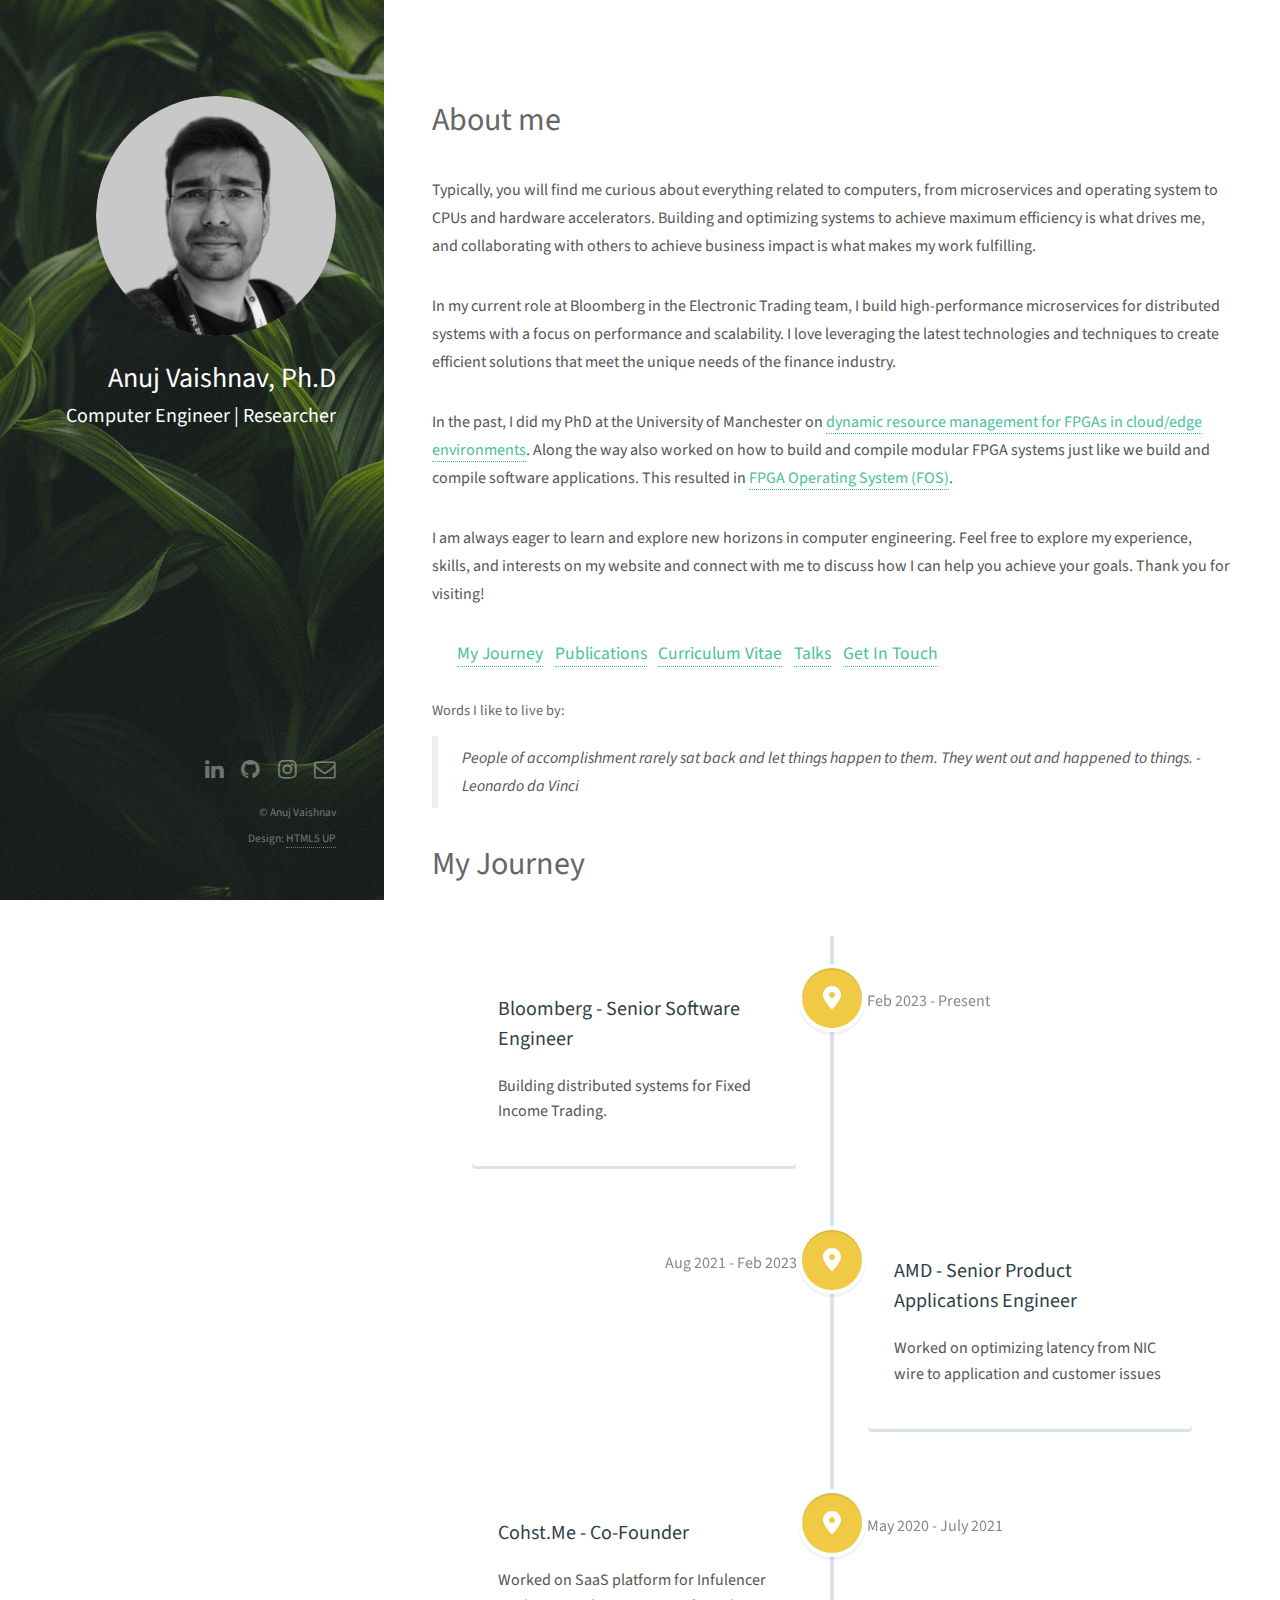
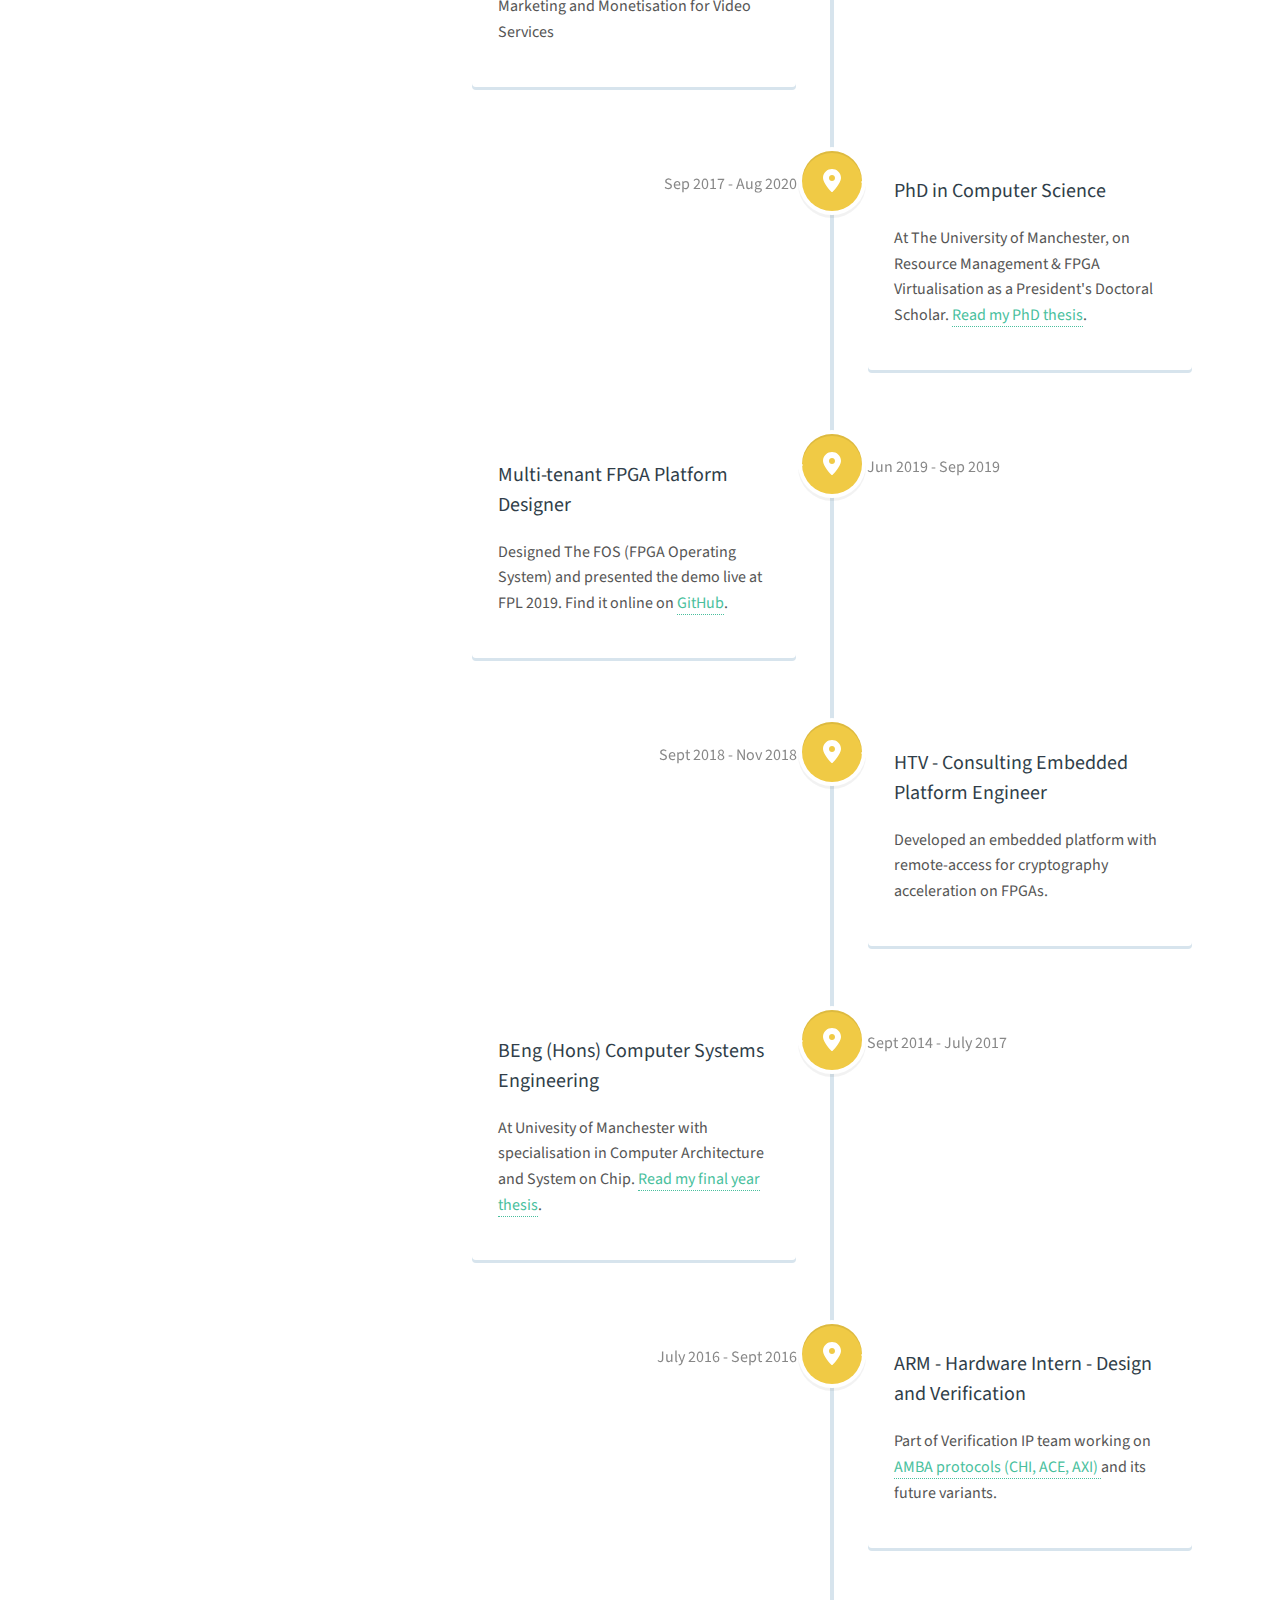
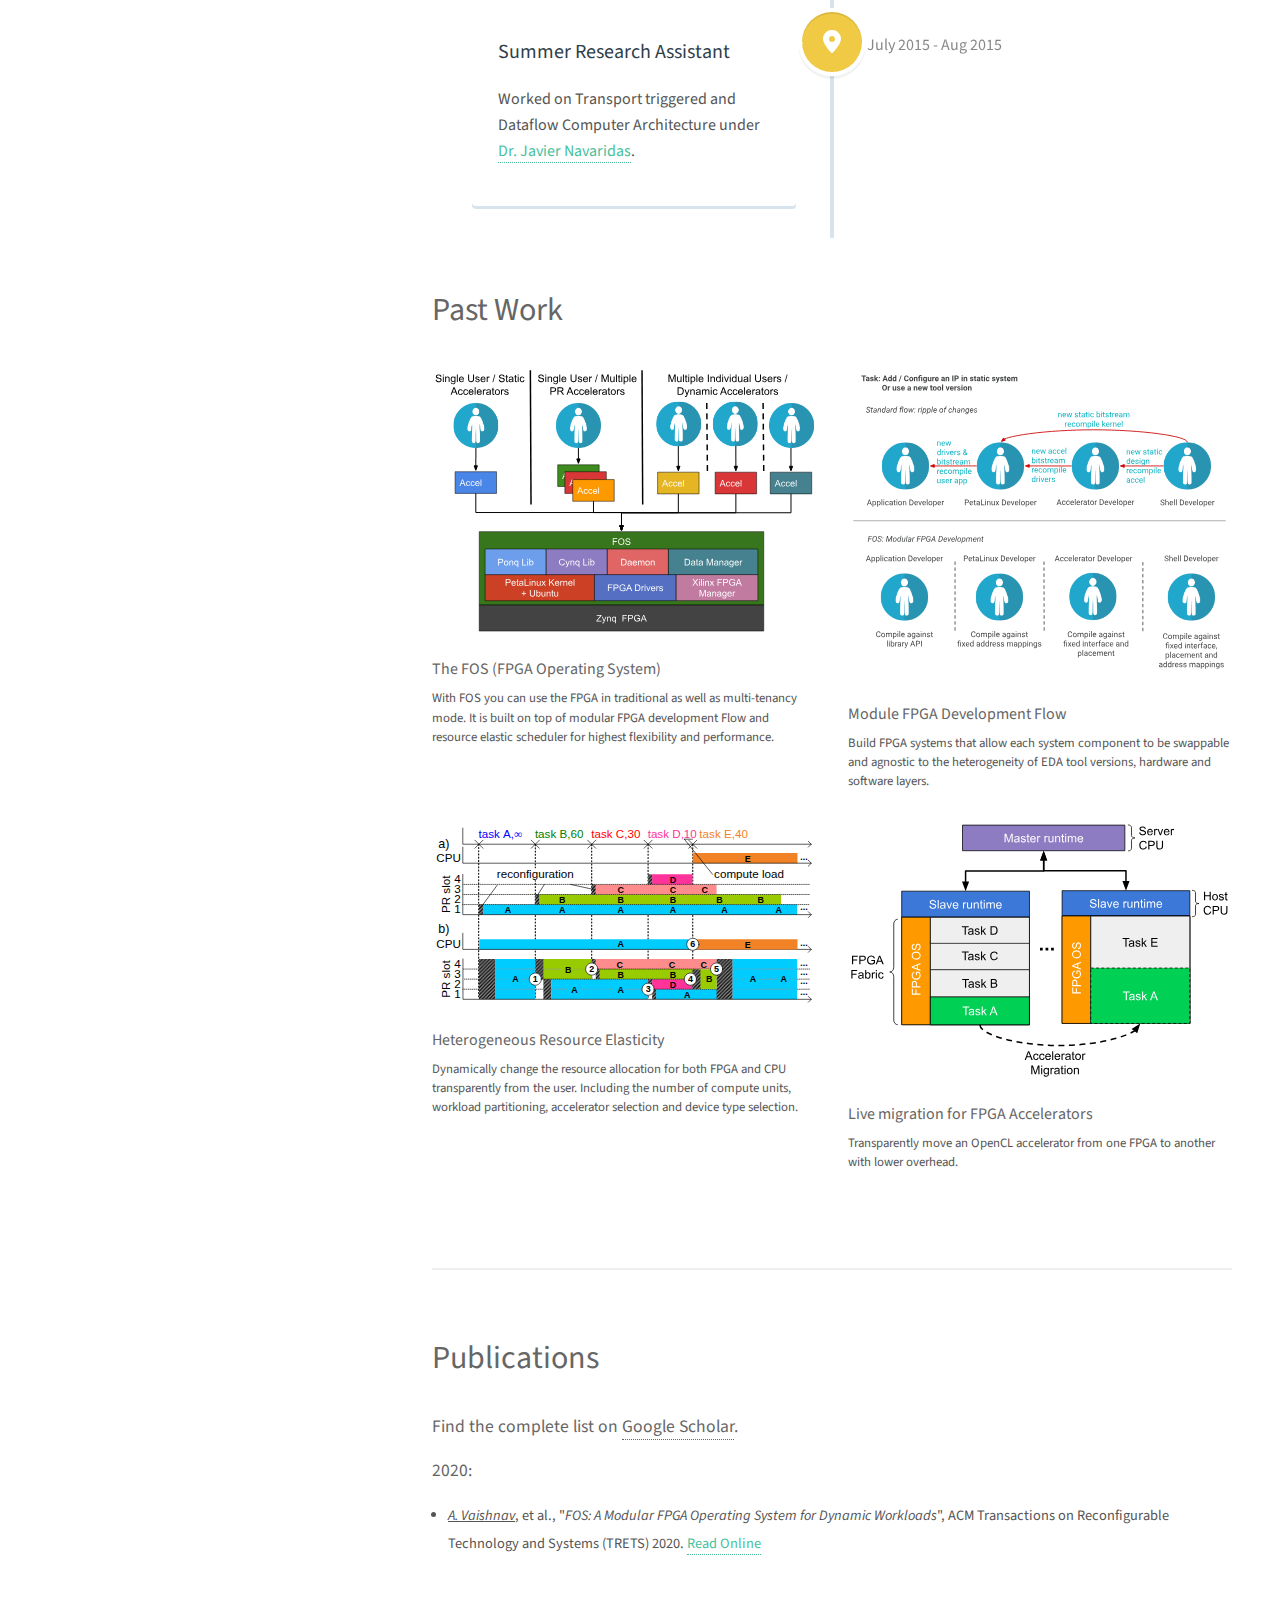
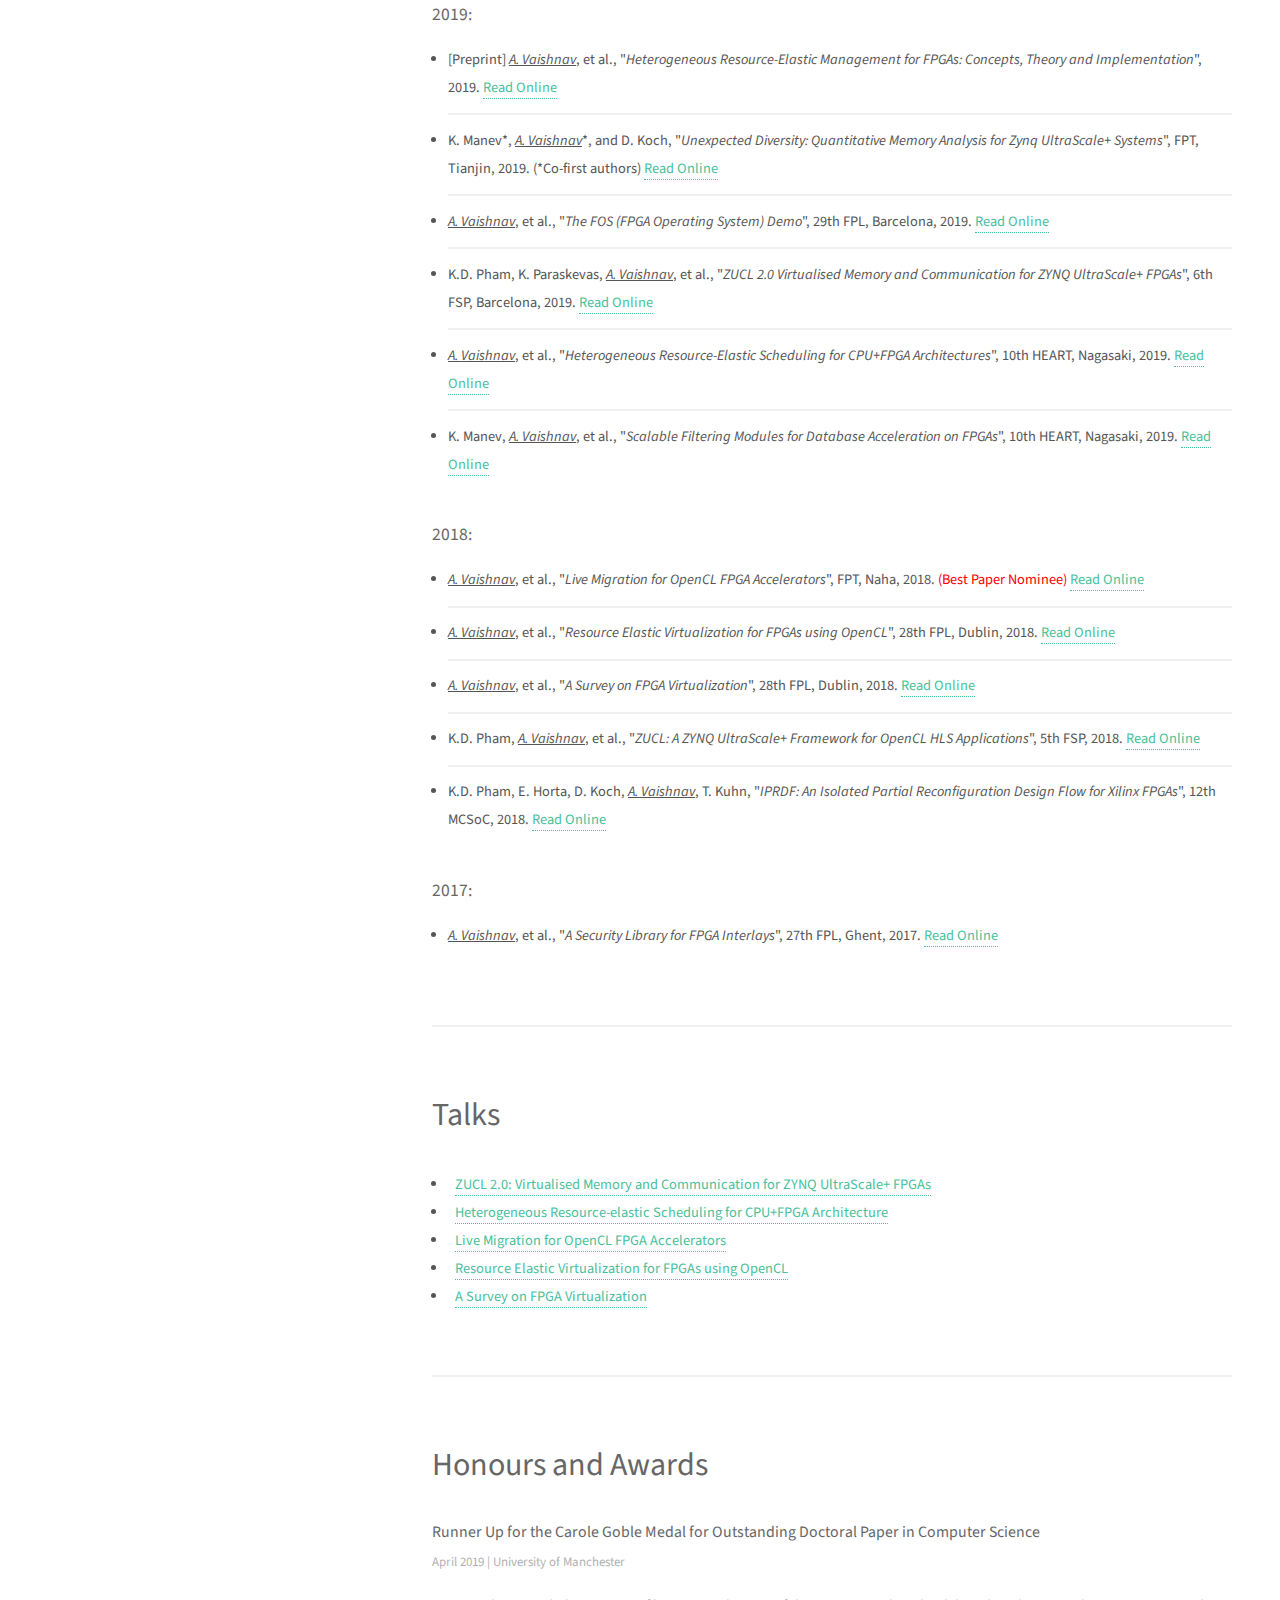
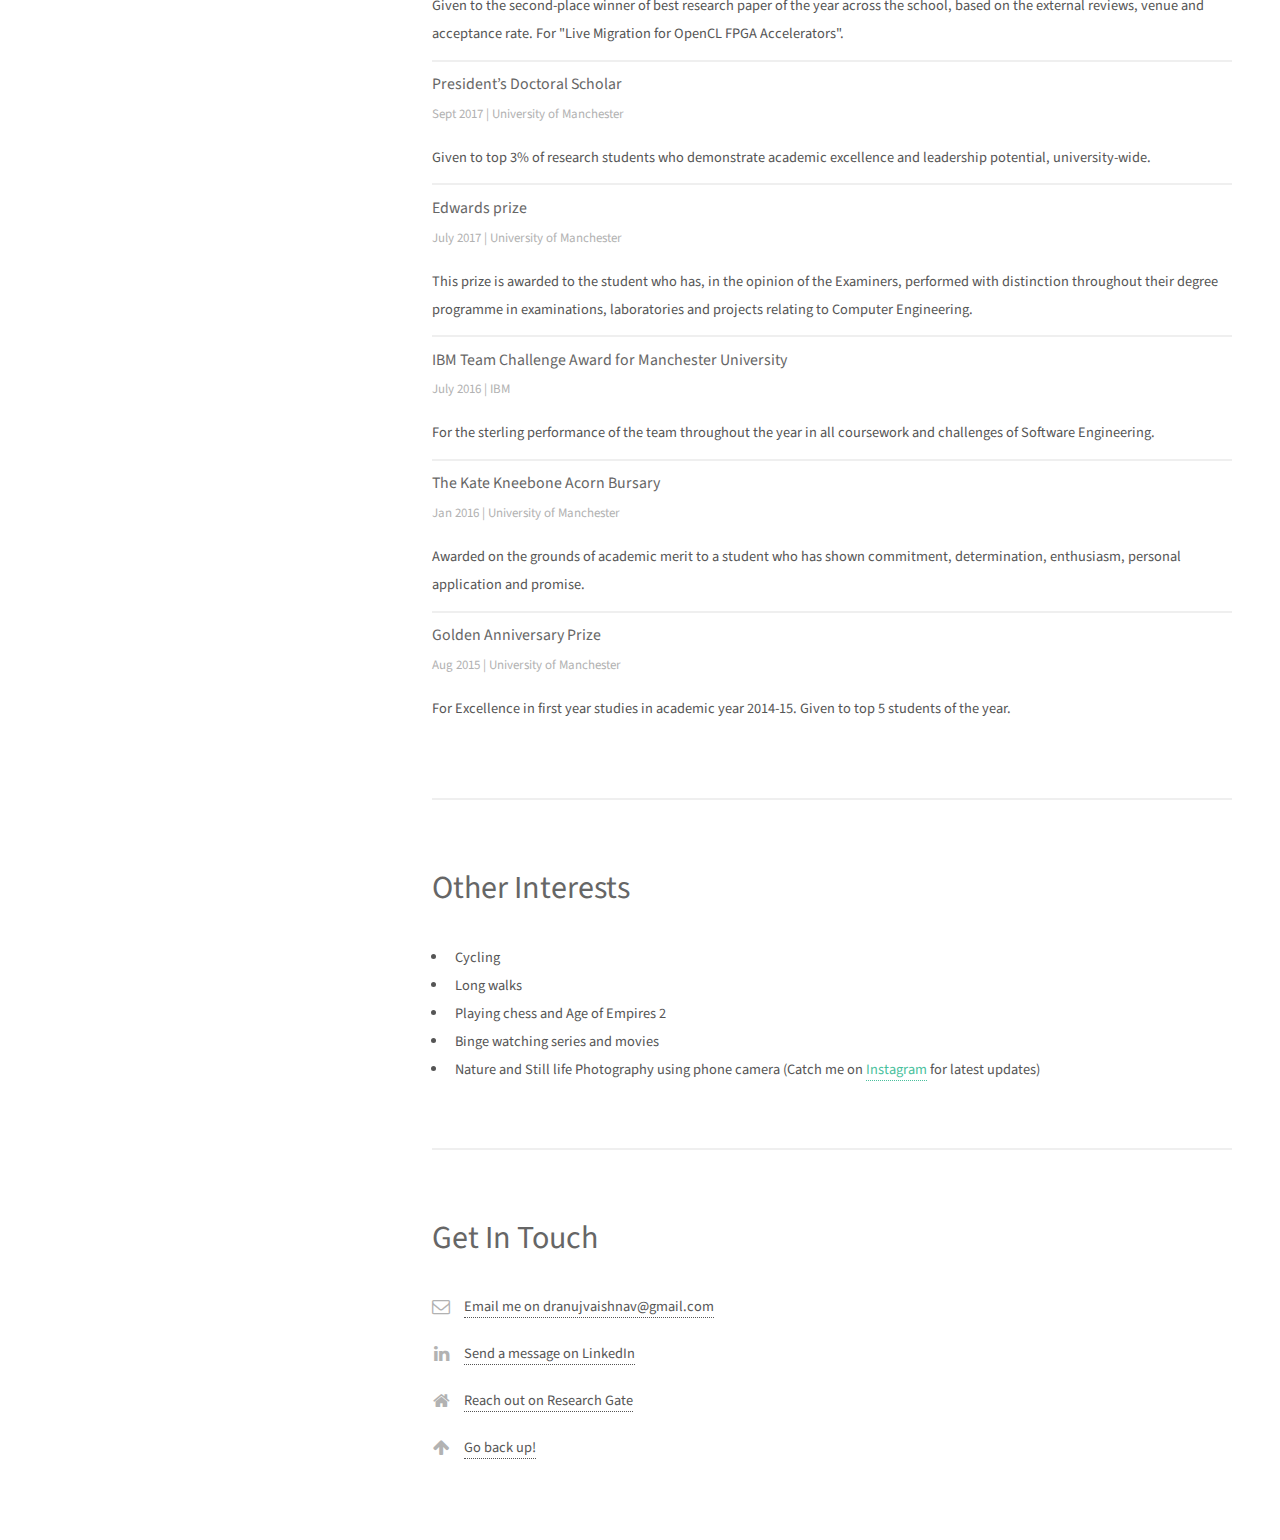
<file: index.html>
<!DOCTYPE HTML>
<!--
	Strata by HTML5 UP
	html5up.net | @ajlkn
	Free for personal and commercial use under the CCA 3.0 license (html5up.net/license)
-->
<html>
	<head>
		<title>Anuj Vaishnav</title>
		<meta charset="utf-8" />
		<meta name="viewport" content="width=device-width, initial-scale=1" />
		<!--[if lte IE 8]><script src="assets/js/ie/html5shiv.js"></script><![endif]-->
		<link href='http://fonts.googleapis.com/css?family=Droid+Serif|Open+Sans:400,700' rel='stylesheet' type='text/css'>

		<link rel="stylesheet" href="assets/css/reset.css"> <!-- CSS reset -->
		<link rel="stylesheet" href="assets/css/style.css"> <!-- Resource style -->
		<link rel="stylesheet" href="assets/css/main.css" />
		<script src="assets/js/modernizr.js"></script> <!-- Modernizr -->
		<!--[if lte IE 8]><link rel="stylesheet" href="assets/css/ie8.css" /><![endif]-->

		<!-- Google tag (gtag.js) -->
		<script async src="https://www.googletagmanager.com/gtag/js?id=G-89FFWR4PCS"></script>
		<script>
		  window.dataLayer = window.dataLayer || [];
		  function gtag(){dataLayer.push(arguments);}
		  gtag('js', new Date());
		
		  gtag('config', 'G-89FFWR4PCS');
		</script>
    
	</head>
	<body id="top">

		<!-- Header -->
			<header id="header">
				<div class="inner">
					<a href="#" class="image avatar"><img src="images/avatar_4.png" alt="" /></a>
					<h1><strong>Anuj Vaishnav, Ph.D</strong> <br />
					<h1>Computer Engineer | Researcher</h1><!-- <br>(President's Doctoral Scholar)</h1> -->
				</div>
			</header>

		<!-- Main -->
			<div id="main">

				<!-- One -->
					<section id="one">
						<header class="major">
						<h1>About me</h1>
						</header>
						
						  <p>
						  Typically, you will find me curious about everything related to computers, from microservices and 
						  operating system to CPUs and hardware accelerators. Building and optimizing systems to achieve maximum 
						  efficiency is what drives me, and collaborating with others to achieve business impact is what makes my 
						  work fulfilling.
						  </p>

              <p>
              In my current role at Bloomberg in the Electronic Trading team, I build high-performance microservices for 
              distributed systems with a focus on performance and scalability. I love leveraging the latest technologies
              and techniques to create efficient solutions that meet the unique needs of the finance industry.
              </p>
              <p>
              In the past, I did my PhD at the University of Manchester on <a href="https://www.researchgate.net/publication/338883477_FOS_A_Modular_FPGA_Operating_System_for_Dynamic_Workloads">
						  dynamic resource management for FPGAs in cloud/edge environments</a>. Along the way also worked on how 
						  to build and compile modular FPGA systems just like we build and compile software applications. This 
						  resulted in <a href="https://www.youtube.com/watch?v=WciuDXEIsr8"> FPGA Operating System (FOS)</a>. 
              </p>
              <p>
              I am always eager to learn and explore new horizons in computer engineering. Feel free to explore my 
              experience, skills, and interests on my website and connect with me to discuss how I can help you achieve
              your goals. Thank you for visiting!
              </p>						
						  <p>             
            <p>  
              <ul id="menu">
                <li><a href="#Timeline">My Journey</a></li>
                <li><a href="#Publications">Publications</a></li>
                <li><a href="CV_Anuj_Vaishnav.pdf">Curriculum Vitae</a></li>
                <li><a href="#Talks">Talks</a></li>
                <!--li><a href="#other_roles">Other Roles</a></li>-->
                <li><a href="#contact">Get In Touch</a></li>
              </ul>
						</p>
						<h5>Words I like to live by: </h5>
						<blockquote>People of accomplishment rarely sat back and let things happen to them. 
						They went out and happened to things. - Leonardo da Vinci </blockquote>

				<section id="Timeline">
					<h1>My Journey</h1>
					<section id="cd-timeline" class="cd-container">
					
					  <div class="cd-timeline-block">
							<div class="cd-timeline-img cd-location">
								<img src="images/cd-icon-location.svg" alt="Location">
							</div> <!-- cd-timeline-img -->

							<div class="cd-timeline-content">
								<h2>Bloomberg - Senior Software Engineer</h2>
								<p>Building distributed systems for Fixed Income Trading.</p>
								<span class="cd-date">Feb 2023 - Present</span>
							</div> <!-- cd-timeline-content -->
						</div> <!-- cd-timeline-block -->
					
						<div class="cd-timeline-block">
							<div class="cd-timeline-img cd-location">
								<img src="images/cd-icon-location.svg" alt="Location">
							</div> <!-- cd-timeline-img -->

							<div class="cd-timeline-content">
								<h2>AMD - Senior Product Applications Engineer</h2>
								<p>Worked on optimizing latency from NIC wire to application and customer issues</p>
								<span class="cd-date">Aug 2021 - Feb 2023</span>
							</div> <!-- cd-timeline-content -->
						</div> <!-- cd-timeline-block -->
						
						<div class="cd-timeline-block">
							<div class="cd-timeline-img cd-location">
								<img src="images/cd-icon-location.svg" alt="Location">
							</div> <!-- cd-timeline-img -->

							<div class="cd-timeline-content">
								<h2>Cohst.Me - Co-Founder</h2>
								<p>Worked on SaaS platform for Infulencer Marketing and Monetisation for Video Services</p>
								<span class="cd-date">May 2020 - July 2021</span>
							</div> <!-- cd-timeline-content -->
						</div> <!-- cd-timeline-block -->
						
						<div class="cd-timeline-block">
							<div class="cd-timeline-img cd-location">
								<img src="images/cd-icon-location.svg" alt="Location">
							</div> <!-- cd-timeline-img -->

							<div class="cd-timeline-content">
								<h2>PhD in Computer Science</h2>
								<p>At The University of Manchester, on Resource Management & FPGA Virtualisation
								as a President's Doctoral Scholar.
								<a href="https://dx.doi.org/10.13140/RG.2.2.36005.93929"> Read my PhD thesis</a>.</p>
								<span class="cd-date">Sep 2017 - Aug 2020</span>
							</div> <!-- cd-timeline-content -->
						</div> <!-- cd-timeline-block -->
						
						
						<div class="cd-timeline-block">
							<div class="cd-timeline-img cd-location">
								<img src="images/cd-icon-location.svg" alt="Location">
							</div> <!-- cd-timeline-img -->

							<div class="cd-timeline-content">
								<h2>Multi-tenant FPGA Platform Designer</h2>
								<p>Designed The FOS (FPGA Operating System) and presented the demo live at FPL 2019.
								Find it online on 
								<a href="https://github.com/khoapham/fos">GitHub</a>.
								</p>
								<span class="cd-date">Jun 2019 - Sep 2019</span>
							</div> <!-- cd-timeline-content -->
						</div> <!-- cd-timeline-block -->
						
						<div class="cd-timeline-block">
							<div class="cd-timeline-img cd-location">
								<img src="images/cd-icon-location.svg" alt="Location">
							</div> <!-- cd-timeline-img -->

							<div class="cd-timeline-content">
								<h2>HTV - Consulting Embedded Platform Engineer</h2>
								<p>Developed an embedded platform with remote-access for cryptography acceleration on FPGAs.</p>
								<span class="cd-date">Sept 2018 - Nov 2018</span>
							</div> <!-- cd-timeline-content -->
						</div> <!-- cd-timeline-block -->
						
						<div class="cd-timeline-block">
							<div class="cd-timeline-img cd-location">
								<img src="images/cd-icon-location.svg" alt="Location">
							</div> <!-- cd-timeline-img -->

							<div class="cd-timeline-content">
								<h2>BEng (Hons) Computer Systems Engineering</h2>
								<p>At Univesity of Manchester with specialisation in 
								Computer Architecture and System on Chip. 
								<a href="http://studentnet.cs.manchester.ac.uk/resources/library/3rd-year-projects/2017/anuj.vaishnav.pdf"> 
								Read my final year thesis</a>.</p>
								<!-- <a href="#0" class="cd-read-more">Read more</a> -->
								<span class="cd-date">Sept 2014 - July 2017</span>
							</div> <!-- cd-timeline-content -->
						</div> <!-- cd-timeline-block -->
						
						<div class="cd-timeline-block">
							<div class="cd-timeline-img cd-location">
								<img src="images/cd-icon-location.svg" alt="Location">
							</div> <!-- cd-timeline-img -->

							<div class="cd-timeline-content">
								<h2>ARM - Hardware Intern - Design  and Verification</h2>
								<p>Part of Verification IP team working on 
								<a href="https://www.arm.com/products/system-ip/amba-specifications">
								AMBA protocols (CHI, ACE, AXI) </a> and its future variants.</p>
								<!-- <a href="#0" class="cd-read-more">Read more</a> -->
								<span class="cd-date">July 2016 - Sept 2016</span>
							</div> <!-- cd-timeline-content -->
						</div> <!-- cd-timeline-block -->

						<div class="cd-timeline-block">
							<div class="cd-timeline-img cd-location">
								<img src="images/cd-icon-location.svg" alt="Location">
							</div> <!-- cd-timeline-img -->

							<div class="cd-timeline-content">
								<h2>Summer Research Assistant</h2>
								<p>Worked on Transport triggered and Dataflow Computer
								Architecture under 
								<a href="https://personalpages.manchester.ac.uk/staff/javier.navaridas/">
								Dr. Javier Navaridas</a>.</p>
								<!-- <a href="#0" class="cd-read-more">Read more</a> -->
								<span class="cd-date">July 2015 - Aug 2015</span>
							</div> <!-- cd-timeline-content -->
						</div> <!-- cd-timeline-block -->
				</section>
			
			          </section>
        <section id="recent_work">
						<h1>Past Work</h1>
						
						<div class="row">
							<article class="6u 12u$(small) work-item">
								<a href="https://github.com/khoapham/fos" class="image fit thumb"><img src="images/fos_usage_mode_blue.svg" alt="" /></a>
								<h3>The FOS (FPGA Operating System)</h3>
								<p>With FOS you can use the FPGA in traditional as well as multi-tenancy mode. It is built on top of modular FPGA development Flow and resource elastic scheduler for highest flexibility and performance.</p>
							</article>
							<article class="6u$ 12u$(small) work-item">
								<a href="https://github.com/khoapham/fos" class="image fit thumb"><img src="images/Modular_FPGA_Development_blue.svg" alt="" /></a>
								<h3>Module FPGA Development Flow</h3>
								<p>Build FPGA systems that allow each system component to be swappable and agnostic to the heterogeneity of EDA tool versions, hardware and software layers.</p>
							</article>
							<article class="6u 12u$(small) work-item">
								<a href="https://www.researchgate.net/publication/335577371_Heterogeneous_Resource-Elastic_Management_for_FPGAs_Concepts_Theory_and_Implementation" class="image fit thumb"><img src="images/hetero_resource_elastic.svg" alt="" /></a>
								<h3>Heterogeneous Resource Elasticity</h3>
								<p>Dynamically change the resource allocation for both FPGA and CPU transparently from the user. Including the number of compute units, workload partitioning, accelerator selection and device type selection.</p>
							</article>
							<article class="6u$ 12u$(small) work-item">
								<a href="https://www.researchgate.net/publication/327688890_Live_Migration_for_OpenCL_FPGA_Accelerators" class="image fit thumb"><img src="images/migration_v2.svg" alt="" /></a>
								<h3>Live migration for FPGA Accelerators</h3>
								<p>Transparently move an OpenCL accelerator from one FPGA to another with lower overhead.</p>
							</article>
						</div>
					</section>
					
			
				</section>
				<!-- Two -->
					<section id="Publications">
						
						<h1> Publications </h1>
<h4>Find the complete list on <a href="https://scholar.google.co.uk/citations?user=GIMybIcAAAAJ">Google Scholar</a>.</h4>

						<ul class="alt">
						<h4>2020:</h4>
						<ul>
						<li><u><i>A. Vaishnav</i></u>, et al., "<i>FOS: A Modular FPGA Operating System for Dynamic Workloads</i>", ACM Transactions on Reconfigurable Technology and Systems (TRETS) 2020. <a href="https://www.researchgate.net/publication/338883477_FOS_A_Modular_FPGA_Operating_System_for_Dynamic_Workloads">Read Online</a> </li>
						</ul>
						
						<h4>2019:</h4>
						<ul>
						<li>[Preprint] <u><i>A. Vaishnav</i></u>, et al., "<i>Heterogeneous Resource-Elastic Management for FPGAs: Concepts, Theory and Implementation</i>", 2019. <a href="https://doi.org/10.13140/RG.2.2.15161.93280">Read Online</a> </li>
						
						<li>K. Manev*, <u><i>A. Vaishnav</i></u>*, and D. Koch, "<i>Unexpected Diversity: Quantitative Memory Analysis for Zynq UltraScale+ Systems</i>", 
						FPT, Tianjin, 2019. (*Co-first authors) <a href="https://www.researchgate.net/publication/336714879_Unexpected_Diversity_Quantitative_Memory_Analysis_for_Zynq_UltraScale_Systems"> Read Online</a> </li>
							
						<li><u><i>A. Vaishnav</i></u>, et al., "<i>The FOS (FPGA Operating System) Demo</i>", 
						29th FPL, Barcelona, 2019. <a href="https://www.research.manchester.ac.uk/portal/en/publications/the-fos-fpga-operating-system-demo(bb41a0b4-d3b5-4dad-831f-7f938253c864).html">Read Online</a> </li>
						
						<li>K.D. Pham, K. Paraskevas, <u><i>A. Vaishnav</i></u>, et al., "<i>ZUCL 2.0 Virtualised Memory and Communication for ZYNQ UltraScale+ FPGAs</i>", 
						6th FSP, Barcelona, 2019. <a href="https://www.researchgate.net/publication/335883857_ZUCL_20_Virtualised_Memory_and_Communication_for_ZYNQ_UltraScale_FPGAs">Read Online</a> </li>
						
						<li><u><i>A. Vaishnav</i></u>, et al., "<i>Heterogeneous Resource-Elastic Scheduling for CPU+FPGA Architectures</i>", 
						10th HEART, Nagasaki, 2019. <a href="https://www.researchgate.net/publication/332911741_Heterogeneous_Resource-Elastic_Scheduling_for_CPUFPGA_Architectures">Read Online</a> </li>
						
						<li>K. Manev, <u><i>A. Vaishnav</i></u>, et al., "<i>Scalable Filtering Modules for Database Acceleration on FPGAs</i>", 
						10th HEART, Nagasaki, 2019. <a href="https://dl.acm.org/citation.cfm?id=3337810">Read Online</a></li>
						</ul>
						
						<h4>2018:</h4>
						<ul>
						<li><u><i>A. Vaishnav</i></u>, et al., "<i>Live Migration for OpenCL FPGA Accelerators</i>", 
						FPT, Naha, 2018. <font color="red">(Best Paper Nominee)</font> <a href="https://www.researchgate.net/publication/327688890_Live_Migration_for_OpenCL_FPGA_Accelerators">Read Online</a></li>
						
						<li><u><i>A. Vaishnav</i></u>, et al., "<i>Resource Elastic Virtualization for FPGAs using OpenCL</i>", 
						28th FPL, Dublin, 2018. <a href="https://www.researchgate.net/publication/327368953_Resource_Elastic_Virtualization_for_FPGAs_using_OpenCL">Read Online</a></li>
						
						<li><u><i>A. Vaishnav</i></u>, et al., "<i>A Survey on FPGA Virtualization</i>", 
						28th FPL, Dublin, 2018. <a href="https://www.researchgate.net/publication/327368955_A_Survey_on_FPGA_Virtualization">Read Online</a></li>	
						
						<li>K.D. Pham, <u><i>A. Vaishnav</i></u>, et al., "<i>ZUCL: A ZYNQ UltraScale+ Framework for OpenCL HLS Applications</i>", 
						5th FSP, 2018. <a href="https://www.researchgate.net/publication/327368678_ZUCL_A_ZYNQ_UltraScale_Framework_for_OpenCL_HLS_Applications">Read Online</a></li>
						
						<li>K.D. Pham, E. Horta, D. Koch, <u><i>A. Vaishnav</i></u>, T. Kuhn, "<i>IPRDF: An Isolated Partial Reconfiguration Design Flow for Xilinx FPGAs</i>", 
						12th MCSoC, 2018. <a href="https://www.researchgate.net/publication/327700897_IPRDF_An_Isolated_Partial_Reconfiguration_Design_Flow_for_Xilinx_FPGAs">Read Online</a></li>
            </ul>
            
            <h4>2017:</h4>
            <ul> 
						<li><u><i>A. Vaishnav</i></u>, et al., "<i>A Security Library for FPGA Interlays</i>", 
						27th FPL, Ghent, 2017. <a href="https://ieeexplore.ieee.org/document/8056817/">Read Online</a></li>
						</ul>
						
						</ul>
						
					</section>
					
					 <section id="Talks">
				  <h1>Talks</h1>
				  <ul>
				    <li><a href="https://www.researchgate.net/publication/335827218_ZUCL_20_Virtualised_Memory_and_Communication_for_ZYNQ_UltraScale_FPGAs">ZUCL 2.0: Virtualised Memory and Communication for ZYNQ UltraScale+ FPGAs</a></li>
				    <li><a href="https://www.researchgate.net/publication/333682653_Heterogeneous_Resource-elastic_Scheduling_for_CPUFPGA_Architecture">Heterogeneous Resource-elastic Scheduling for CPU+FPGA Architecture</a></li>
				    <li><a href="https://www.researchgate.net/publication/337592198_Live_Migration_for_OpenCL_FPGA_Accelerators">Live Migration for OpenCL FPGA Accelerators</a></li>
				    <li><a href="https://www.researchgate.net/publication/327499246_Resource_Elastic_Virtualization_for_FPGAs_using_OpenCL">Resource Elastic Virtualization for FPGAs using OpenCL</a></li>
				    <li><a href="https://www.researchgate.net/publication/337592241_A_Survey_on_FPGA_Virtualization">A Survey on FPGA Virtualization</a></li>
				  </ul>
				</section>
					
					
 					<section id="Awards">	
						<h1>Honours and Awards</h1>
						<ul class="alt">
						
						  <li><header><h4>Runner Up for the Carole Goble Medal for Outstanding 
						  Doctoral Paper in Computer Science</h4>
							<p>April 2019 | University of Manchester</p></header>
							Given to the second-place winner of best research paper of the year across
							the school, based on the external reviews, venue and acceptance rate.
							For "Live Migration for OpenCL FPGA Accelerators".
							</li>
						  
							<li><header><h4>President’s Doctoral Scholar</h4>
							<p>Sept 2017 | University of Manchester</p></header>
							Given to top 3% of research students who demonstrate academic excellence 
              and leadership potential, university-wide.
							</li>
							<li><header><h4>Edwards prize</h4>
							 <p>July 2017 | University of Manchester</p></header>
							This prize is awarded to the student who has, in the opinion of the 
							Examiners, performed with distinction throughout their degree programme 
							in examinations, laboratories and projects relating to Computer 
							Engineering.
							</li>
							<li><header><h4>IBM Team Challenge Award for Manchester University</h4>
							 <p>July 2016 | IBM</p></header>
							For the sterling performance of the team throughout the year in all 
							coursework and challenges of Software Engineering.
							</li>
							<li><header><h4>The Kate Kneebone Acorn Bursary</h4>
							 <p>Jan 2016 | University of Manchester</p></header>
							Awarded on the grounds of academic merit to a student who has shown 
							commitment, determination, enthusiasm, personal application and 
							promise.
							</li>
							<li><header><h4>Golden Anniversary Prize</h4>
							 <p>Aug 2015 | University of Manchester</p></header>
							For Excellence in first year studies in academic year 2014-15. 
							Given to top 5 students of the year.
							</li>
						</ul>
					
					</section>

       
				<!-- Three -->
          <!--<section id="other_roles">
						<h1> Other roles </h1>
						<ul>
						<li>Currently, I am also a teaching assistant and provide support for labs, marking and teaching (in labs).
						<ul>
							<li><a href="http://studentnet.cs.manchester.ac.uk/syllabus/?code=COMP12111">COMP12111</a>: 
								Fundamentals of Computer Engineering (> 180 UG students)</li>
							<li><a href="http://studentnet.cs.manchester.ac.uk/syllabus/?code=COMP22111">COMP22111</a>: 
								Processor Microarchitecture (> 50 UG students)</li>
							<li><a href="http://studentnet.cs.manchester.ac.uk/syllabus/?code=COMP33711">COMP33711</a>: 
								Agile software Engineering (> 70 UG students)</li>
						  <li><a href="http://studentnet.cs.manchester.ac.uk/syllabus/?code=COMP32211">COMP32211</a>: 
								Implementing System-on-Chip Designs (> 20 UG students)</li>
              <li><a href="http://studentnet.cs.manchester.ac.uk/syllabus/?code=COMP22712">COMP22712</a>: 
								Microcontrollers (> 70 UG students)</li>
						</ul></li>
						
						<li>Member of Organising Committee for <a href="http://www.psrs.manchester.ac.uk/">Postgraduate Summer Research Showcase 2018.</a> <br />In 2017 we had just over 160 posters on display from across the three faculties, a research image gallery, research films and 12 interactive posters on show. </li>
						</ul>
					</section>
-->
					<section id="My Interests">
						<h1> Other Interests</h1>
						<ul>
						<li>Cycling</li>
						<li>Long walks</li>
						<li>Playing chess and Age of Empires 2</li>
						<li>Binge watching series and movies</li>
						<li>Nature and Still life Photography using phone camera
						(Catch me on <a href="https://www.instagram.com/anujvaishnav/">Instagram</a> for latest updates)</li>
						</ul>
					</section>
					
					<section id="contact">
						<h1>Get In Touch</h1>
						 <!--<div class="row">
							<div class="4u$ 12u$(small)">-->
								<ul class="labeled-icons">	
									<li>
										<h3 class="icon fa-envelope-o"><span class="label">Email</span></h3>
										<a href="mailto:dranujvaishnav@gmail.com">Email me on dranujvaishnav@gmail.com</a>
									</li>
									<li>
										<h3 class="icon fa-linkedin"><span class="label">Research Gate</span></h3>
										<a href="https://www.linkedin.com/in/anujvaishnav/">Send a message on LinkedIn</a>
									</li>
									<li>
										<h3 class="icon fa-home"><span class="label">Research Gate</span></h3>
										<a href="https://www.researchgate.net/profile/Anuj_Vaishnav">Reach out on Research Gate </a>
									</li>
									<li>
									  <h3 class="icon fa-arrow-up"></h3>
									  <a href="#main">Go back up!</a>
									</li>
								</ul>
							<!--</div>
						</div>	-->
					</section>
				<!-- Four -->
				
					<!-- <section id="four">
						<h2>Elements</h2>

						<section>
							<h4>Text</h4>
							<p>This is <b>bold</b> and this is <strong>strong</strong>. This is <i>italic</i> and this is <em>emphasized</em>.
							This is <sup>superscript</sup> text and this is <sub>subscript</sub> text.
							This is <u>underlined</u> and this is code: <code>for (;;) { ... }</code>. Finally, <a href="#">this is a link</a>.</p>
							<hr />
							<header>
								<h4>Heading with a Subtitle</h4>
								<p>Lorem ipsum dolor sit amet nullam id egestas urna aliquam</p>
							</header>
							<p>Nunc lacinia ante nunc ac lobortis. Interdum adipiscing gravida odio porttitor sem non mi integer non faucibus ornare mi ut ante amet placerat aliquet. Volutpat eu sed ante lacinia sapien lorem accumsan varius montes viverra nibh in adipiscing blandit tempus accumsan.</p>
							<header>
								<h5>Heading with a Subtitle</h5>
								<p>Lorem ipsum dolor sit amet nullam id egestas urna aliquam</p>
							</header>
							<p>Nunc lacinia ante nunc ac lobortis. Interdum adipiscing gravida odio porttitor sem non mi integer non faucibus ornare mi ut ante amet placerat aliquet. Volutpat eu sed ante lacinia sapien lorem accumsan varius montes viverra nibh in adipiscing blandit tempus accumsan.</p>
							<hr />
							<h2>Heading Level 2</h2>
							<h3>Heading Level 3</h3>
							<h4>Heading Level 4</h4>
							<h5>Heading Level 5</h5>
							<h6>Heading Level 6</h6>
							<hr />
							<h5>Blockquote</h5>
							<blockquote>Fringilla nisl. Donec accumsan interdum nisi, quis tincidunt felis sagittis eget tempus euismod. Vestibulum ante ipsum primis in faucibus vestibulum. Blandit adipiscing eu felis iaculis volutpat ac adipiscing accumsan faucibus. Vestibulum ante ipsum primis in faucibus lorem ipsum dolor sit amet nullam adipiscing eu felis.</blockquote>
							<h5>Preformatted</h5>
							<pre><code>i = 0;

while (!deck.isInOrder()) {
print 'Iteration ' + i;
deck.shuffle();
i++;
}

print 'It took ' + i + ' iterations to sort the deck.';</code></pre>
						</section> -->

						 <!--<section>
							<h4>Lists</h4>
							<div class="row">
								<div class="6u 12u$(xsmall)">
									<h5>Unordered</h5>
									<ul>
										<li>Dolor pulvinar etiam magna etiam.</li>
										<li>Sagittis adipiscing lorem eleifend.</li>
										<li>Felis enim feugiat dolore viverra.</li>
									</ul>
									<h5>Alternate</h5>
									<ul class="alt">
										<li>Dolor pulvinar etiam magna etiam.</li>
										<li>Sagittis adipiscing lorem eleifend.</li>
										<li>Felis enim feugiat dolore viverra.</li>
									</ul>
								</div>
								<div class="6u$ 12u$(xsmall)">
									<h5>Ordered</h5>
									<ol>
										<li>Dolor pulvinar etiam magna etiam.</li>
										<li>Etiam vel felis at lorem sed viverra.</li>
										<li>Felis enim feugiat dolore viverra.</li>
										<li>Dolor pulvinar etiam magna etiam.</li>
										<li>Etiam vel felis at lorem sed viverra.</li>
										<li>Felis enim feugiat dolore viverra.</li>
									</ol>
									<h5>Icons</h5>
									<ul class="icons">
										<li><a href="#" class="icon fa-twitter"><span class="label">Twitter</span></a></li>
										<li><a href="#" class="icon fa-facebook"><span class="label">Facebook</span></a></li>
										<li><a href="#" class="icon fa-instagram"><span class="label">Instagram</span></a></li>
										<li><a href="#" class="icon fa-github"><span class="label">Github</span></a></li>
										<li><a href="#" class="icon fa-dribbble"><span class="label">Dribbble</span></a></li>
										<li><a href="#" class="icon fa-tumblr"><span class="label">Tumblr</span></a></li>
									</ul>
								</div>
							</div>
							 <h5>Actions</h5>
							<ul class="actions">
								<li><a href="#" class="button special">Default</a></li>
								<li><a href="#" class="button">Default</a></li>
							</ul>
							<ul class="actions small">
								<li><a href="#" class="button special small">Small</a></li>
								<li><a href="#" class="button small">Small</a></li>
							</ul>
							<div class="row">
								<div class="6u 12u$(small)">
									<ul class="actions vertical">
										<li><a href="#" class="button special">Default</a></li>
										<li><a href="#" class="button">Default</a></li>
									</ul>
								</div>
								<div class="6u$ 12u$(small)">
									<ul class="actions vertical small">
										<li><a href="#" class="button special small">Small</a></li>
										<li><a href="#" class="button small">Small</a></li>
									</ul>
								</div>
								<div class="6u 12u$(small)">
									<ul class="actions vertical">
										<li><a href="#" class="button special fit">Default</a></li>
										<li><a href="#" class="button fit">Default</a></li>
									</ul>
								</div>
								<div class="6u$ 12u$(small)">
									<ul class="actions vertical small">
										<li><a href="#" class="button special small fit">Small</a></li>
										<li><a href="#" class="button small fit">Small</a></li>
									</ul>
								</div>
							</div>
						</section> -->

						<!-- <section>
							<h4>Table</h4>
							<h5>Default</h5>
							<div class="table-wrapper">
								<table>
									<thead>
										<tr>
											<th>Name</th>
											<th>Description</th>
											<th>Price</th>
										</tr>
									</thead>
									<tbody>
										<tr>
											<td>Item One</td>
											<td>Ante turpis integer aliquet porttitor.</td>
											<td>29.99</td>
										</tr>
										<tr>
											<td>Item Two</td>
											<td>Vis ac commodo adipiscing arcu aliquet.</td>
											<td>19.99</td>
										</tr>
										<tr>
											<td>Item Three</td>
											<td> Morbi faucibus arcu accumsan lorem.</td>
											<td>29.99</td>
										</tr>
										<tr>
											<td>Item Four</td>
											<td>Vitae integer tempus condimentum.</td>
											<td>19.99</td>
										</tr>
										<tr>
											<td>Item Five</td>
											<td>Ante turpis integer aliquet porttitor.</td>
											<td>29.99</td>
										</tr>
									</tbody>
									<tfoot>
										<tr>
											<td colspan="2"></td>
											<td>100.00</td>
										</tr>
									</tfoot>
								</table>
							</div>

							<h5>Alternate</h5>
							<div class="table-wrapper">
								<table class="alt">
									<thead>
										<tr>
											<th>Name</th>
											<th>Description</th>
											<th>Price</th>
										</tr>
									</thead>
									<tbody>
										<tr>
											<td>Item One</td>
											<td>Ante turpis integer aliquet porttitor.</td>
											<td>29.99</td>
										</tr>
										<tr>
											<td>Item Two</td>
											<td>Vis ac commodo adipiscing arcu aliquet.</td>
											<td>19.99</td>
										</tr>
										<tr>
											<td>Item Three</td>
											<td> Morbi faucibus arcu accumsan lorem.</td>
											<td>29.99</td>
										</tr>
										<tr>
											<td>Item Four</td>
											<td>Vitae integer tempus condimentum.</td>
											<td>19.99</td>
										</tr>
										<tr>
											<td>Item Five</td>
											<td>Ante turpis integer aliquet porttitor.</td>
											<td>29.99</td>
										</tr>
									</tbody>
									<tfoot>
										<tr>
											<td colspan="2"></td>
											<td>100.00</td>
										</tr>
									</tfoot>
								</table>
							</div>
						</section>

						<section>
							<h4>Buttons</h4>
							<ul class="actions">
								<li><a href="#" class="button special">Special</a></li>
								<li><a href="#" class="button">Default</a></li>
							</ul>
							<ul class="actions">
								<li><a href="#" class="button big">Big</a></li>
								<li><a href="#" class="button">Default</a></li>
								<li><a href="#" class="button small">Small</a></li>
							</ul>
							<ul class="actions fit">
								<li><a href="#" class="button special fit">Fit</a></li>
								<li><a href="#" class="button fit">Fit</a></li>
							</ul>
							<ul class="actions fit small">
								<li><a href="#" class="button special fit small">Fit + Small</a></li>
								<li><a href="#" class="button fit small">Fit + Small</a></li>
							</ul>
							<ul class="actions">
								<li><a href="#" class="button special icon fa-download">Icon</a></li>
								<li><a href="#" class="button icon fa-download">Icon</a></li>
							</ul>
							<ul class="actions">
								<li><span class="button special disabled">Special</span></li>
								<li><span class="button disabled">Default</span></li>
							</ul>
						</section>

						<section>
							<h4>Form</h4>
							<form method="post" action="#">
								<div class="row uniform 50%">
									<div class="6u 12u$(xsmall)">
										<input type="text" name="demo-name" id="demo-name" value="" placeholder="Name" />
									</div>
									<div class="6u$ 12u$(xsmall)">
										<input type="email" name="demo-email" id="demo-email" value="" placeholder="Email" />
									</div>
									<div class="12u$">
										<div class="select-wrapper">
											<select name="demo-category" id="demo-category">
												<option value="">- Category -</option>
												<option value="1">Manufacturing</option>
												<option value="1">Shipping</option>
												<option value="1">Administration</option>
												<option value="1">Human Resources</option>
											</select>
										</div>
									</div>
									<div class="4u 12u$(small)">
										<input type="radio" id="demo-priority-low" name="demo-priority" checked>
										<label for="demo-priority-low">Low Priority</label>
									</div>
									<div class="4u 12u$(small)">
										<input type="radio" id="demo-priority-normal" name="demo-priority">
										<label for="demo-priority-normal">Normal Priority</label>
									</div>
									<div class="4u$ 12u(small)">
										<input type="radio" id="demo-priority-high" name="demo-priority">
										<label for="demo-priority-high">High Priority</label>
									</div>
									<div class="6u 12u$(small)">
										<input type="checkbox" id="demo-copy" name="demo-copy">
										<label for="demo-copy">Email me a copy of this message</label>
									</div>
									<div class="6u$ 12u$(small)">
										<input type="checkbox" id="demo-human" name="demo-human" checked>
										<label for="demo-human">I am a human and not a robot</label>
									</div>
									<div class="12u$">
										<textarea name="demo-message" id="demo-message" placeholder="Enter your message" rows="6"></textarea>
									</div>
									<div class="12u$">
										<ul class="actions">
											<li><input type="submit" value="Send Message" class="special" /></li>
											<li><input type="reset" value="Reset" /></li>
										</ul>
									</div>
								</div>
							</form>
						</section>

						<section>
							<h4>Image</h4>
							<h5>Fit</h5>
							<div class="box alt">
								<div class="row 50% uniform">
									<div class="12u$"><span class="image fit"><img src="images/fulls/05.jpg" alt="" /></span></div>
									<div class="4u"><span class="image fit"><img src="images/thumbs/01.jpg" alt="" /></span></div>
									<div class="4u"><span class="image fit"><img src="images/thumbs/02.jpg" alt="" /></span></div>
									<div class="4u$"><span class="image fit"><img src="images/thumbs/03.jpg" alt="" /></span></div>
									<div class="4u"><span class="image fit"><img src="images/thumbs/04.jpg" alt="" /></span></div>
									<div class="4u"><span class="image fit"><img src="images/thumbs/05.jpg" alt="" /></span></div>
									<div class="4u$"><span class="image fit"><img src="images/thumbs/06.jpg" alt="" /></span></div>
									<div class="4u"><span class="image fit"><img src="images/thumbs/03.jpg" alt="" /></span></div>
									<div class="4u"><span class="image fit"><img src="images/thumbs/02.jpg" alt="" /></span></div>
									<div class="4u$"><span class="image fit"><img src="images/thumbs/01.jpg" alt="" /></span></div>
								</div>
							</div>
							<h5>Left &amp; Right</h5>
							<p><span class="image left"><img src="images/.jpg" alt="" /></span>Fringilla nisl. Donec accumsan interdum nisi, quis tincidunt felis sagittis eget. tempus euismod. Vestibulum ante ipsum primis in faucibus vestibulum. Blandit adipiscing eu felis iaculis volutpat ac adipiscing accumsan eu faucibus. Integer ac pellentesque praesent tincidunt felis sagittis eget. tempus euismod. Vestibulum ante ipsum primis in faucibus vestibulum. Blandit adipiscing eu felis iaculis volutpat ac adipiscing accumsan eu faucibus. Integer ac pellentesque praesent. Donec accumsan interdum nisi, quis tincidunt felis sagittis eget. tempus euismod. Vestibulum ante ipsum primis in faucibus vestibulum. Blandit adipiscing eu felis iaculis volutpat ac adipiscing accumsan eu faucibus. Integer ac pellentesque praesent tincidunt felis sagittis eget. tempus euismod. Vestibulum ante ipsum primis in faucibus vestibulum. Blandit adipiscing eu felis iaculis volutpat ac adipiscing accumsan eu faucibus. Integer ac pellentesque praesent.</p>
							<p><span class="image right"><img src="images/avatar.jpg" alt="" /></span>Fringilla nisl. Donec accumsan interdum nisi, quis tincidunt felis sagittis eget. tempus euismod. Vestibulum ante ipsum primis in faucibus vestibulum. Blandit adipiscing eu felis iaculis volutpat ac adipiscing accumsan eu faucibus. Integer ac pellentesque praesent tincidunt felis sagittis eget. tempus euismod. Vestibulum ante ipsum primis in faucibus vestibulum. Blandit adipiscing eu felis iaculis volutpat ac adipiscing accumsan eu faucibus. Integer ac pellentesque praesent. Donec accumsan interdum nisi, quis tincidunt felis sagittis eget. tempus euismod. Vestibulum ante ipsum primis in faucibus vestibulum. Blandit adipiscing eu felis iaculis volutpat ac adipiscing accumsan eu faucibus. Integer ac pellentesque praesent tincidunt felis sagittis eget. tempus euismod. Vestibulum ante ipsum primis in faucibus vestibulum. Blandit adipiscing eu felis iaculis volutpat ac adipiscing accumsan eu faucibus. Integer ac pellentesque praesent.</p>
						</section>

					</section>  -->
					
				

			</div>

		<!-- Footer -->
			<footer id="footer">
				<div class="inner">
					<ul class="icons">
						<li><a href="https://www.linkedin.com/in/anujvaishnav/" class="icon fa-linkedin"><span class="label">LinkedIn</span></a></li>
						<li><a href="https://github.com/anujvaishnav" class="icon fa-github"><span class="label">Github</span></a></li>					
						<li><a href="https://www.instagram.com/anujvaishnav/" class="icon fa-instagram"><span class="label">Instagram</span></a></li>	
						<li><a href="mailto:dranujvaishnav@gmail.com" class="icon fa-envelope-o"><span class="label">Email</span></a></li>
					</ul>
					<ul class="copyright">
						<li>&copy; Anuj Vaishnav</li><li>Design: <a href="http://html5up.net">HTML5 UP</a></li>
					</ul>
				</div>
			</footer>

		<!-- Scripts -->
			<script src="assets/js/jquery.min.js"></script>
			<script src="assets/js/jquery.poptrox.min.js"></script>
			<script src="assets/js/skel.min.js"></script>
			<script src="assets/js/util.js"></script>
			<!--[if lte IE 8]><script src="assets/js/ie/respond.min.js"></script><![endif]-->
			<script src="assets/js/main.js"></script>

	</body>
</html>
</file>
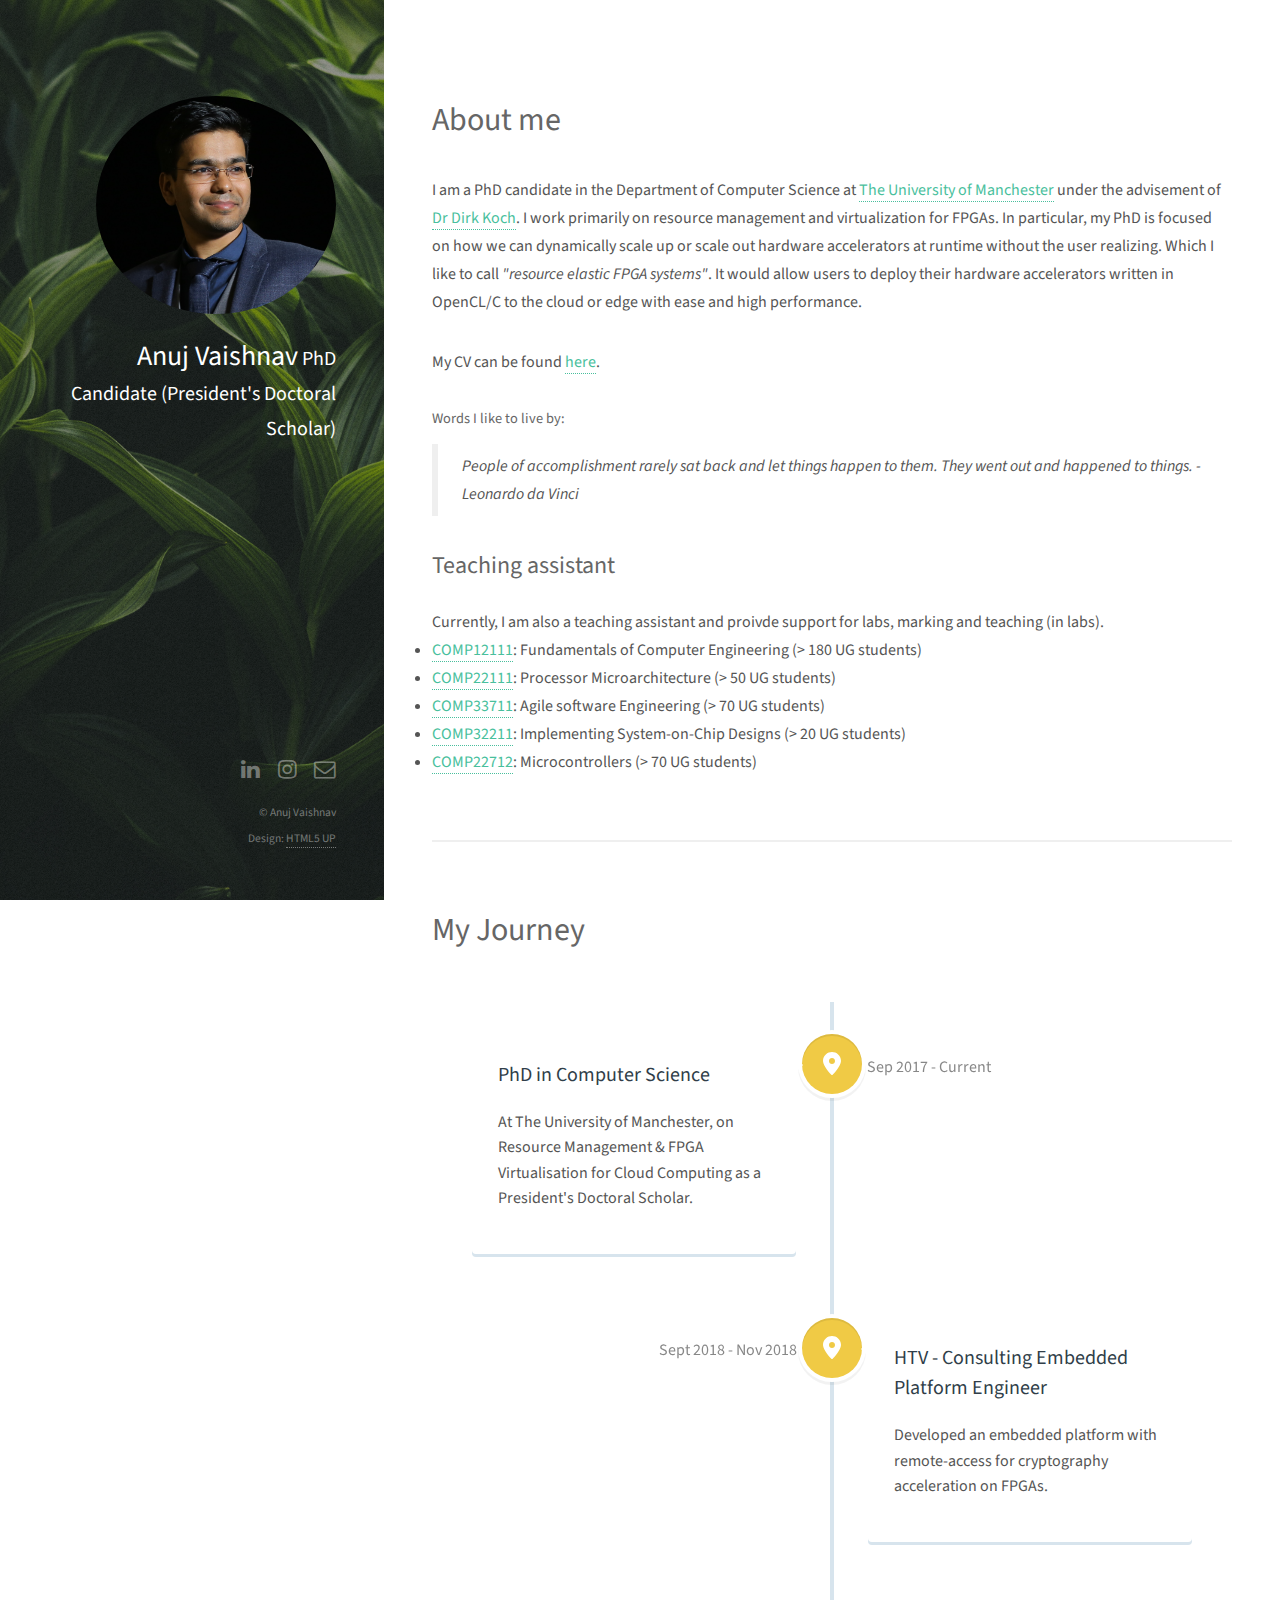
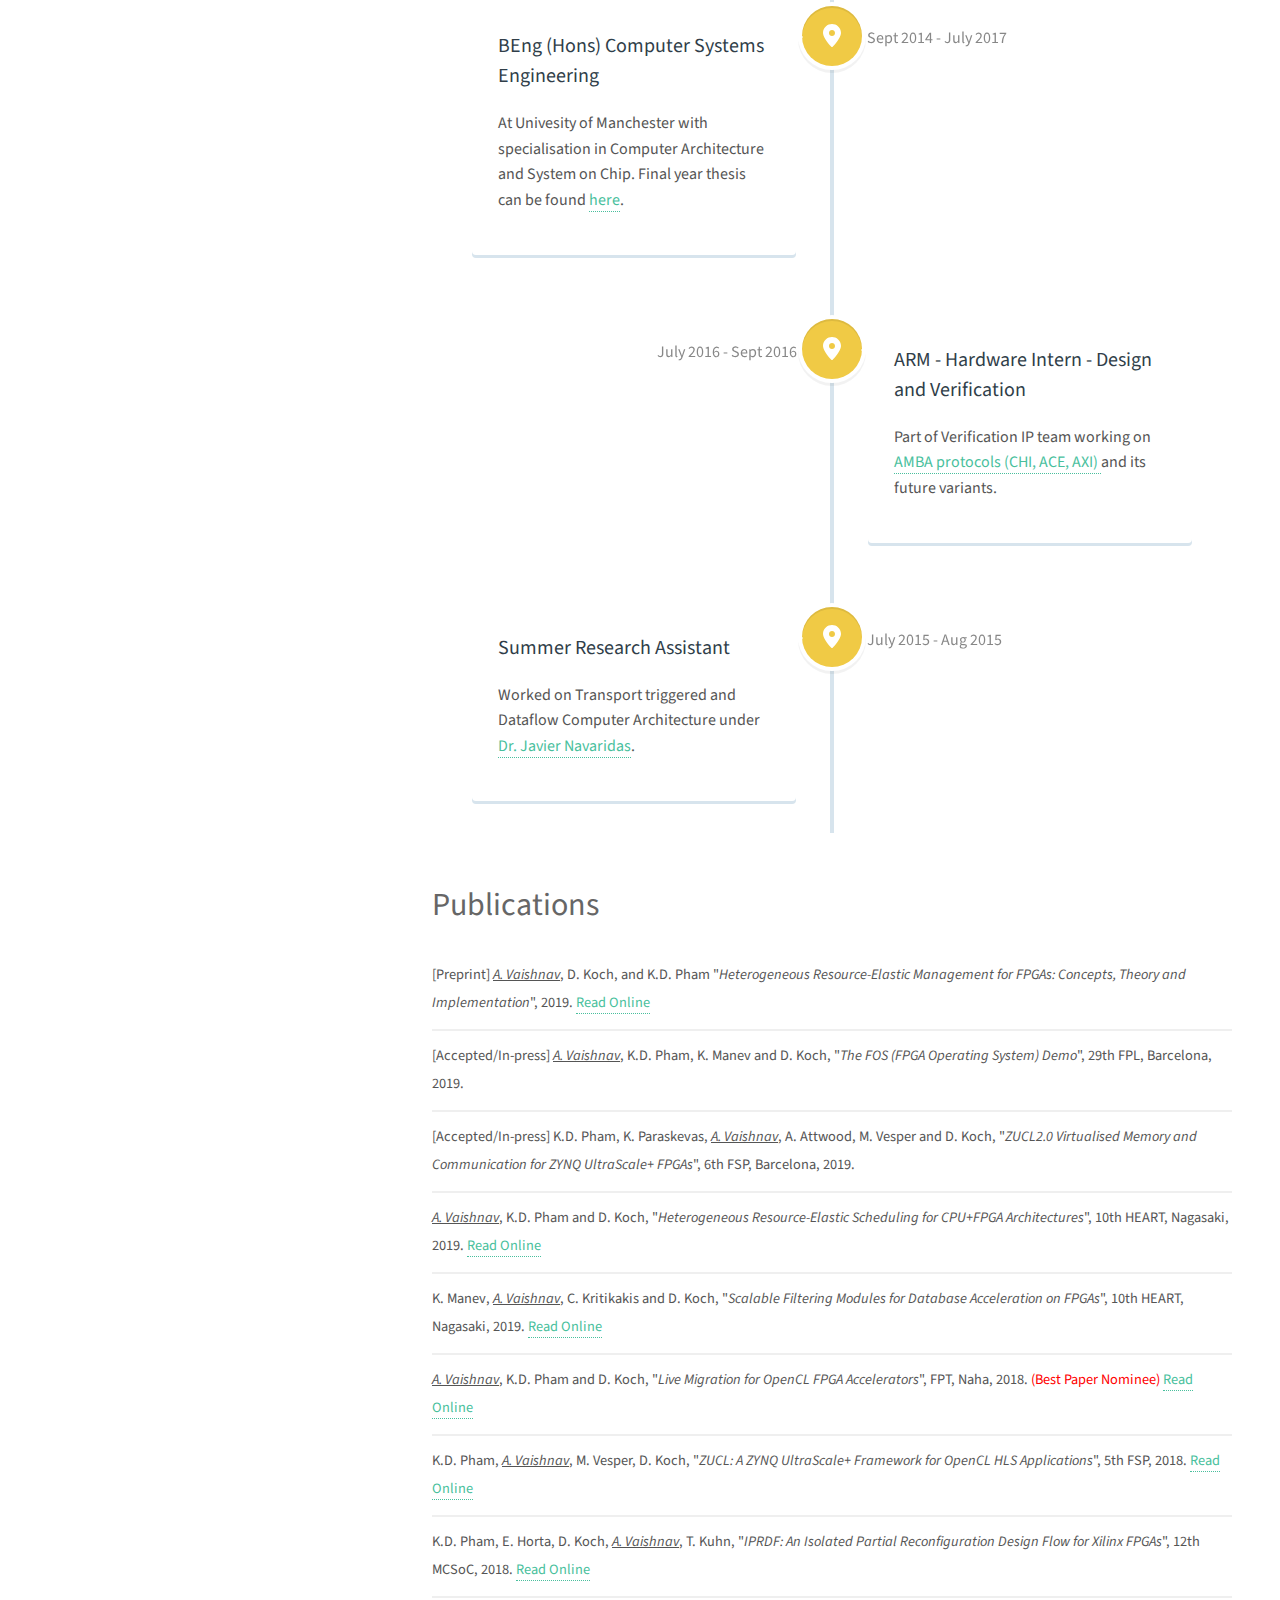
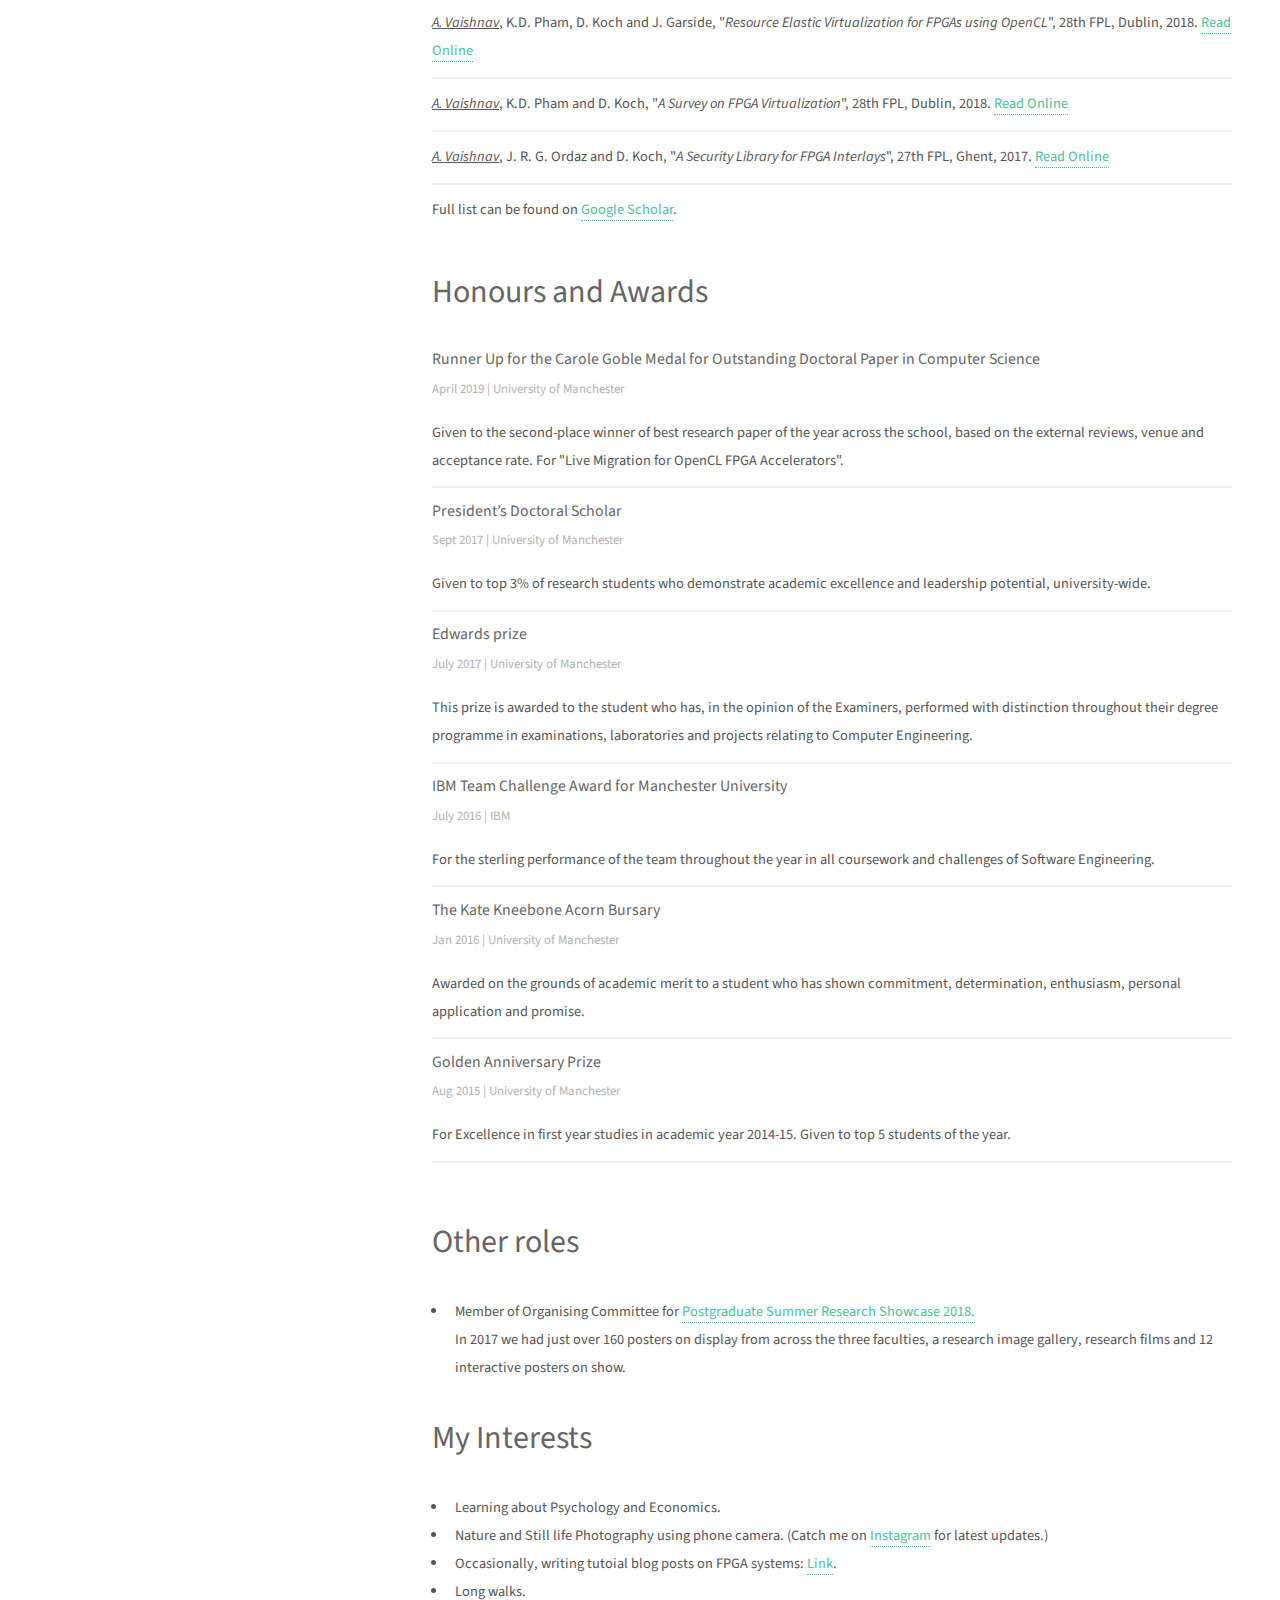
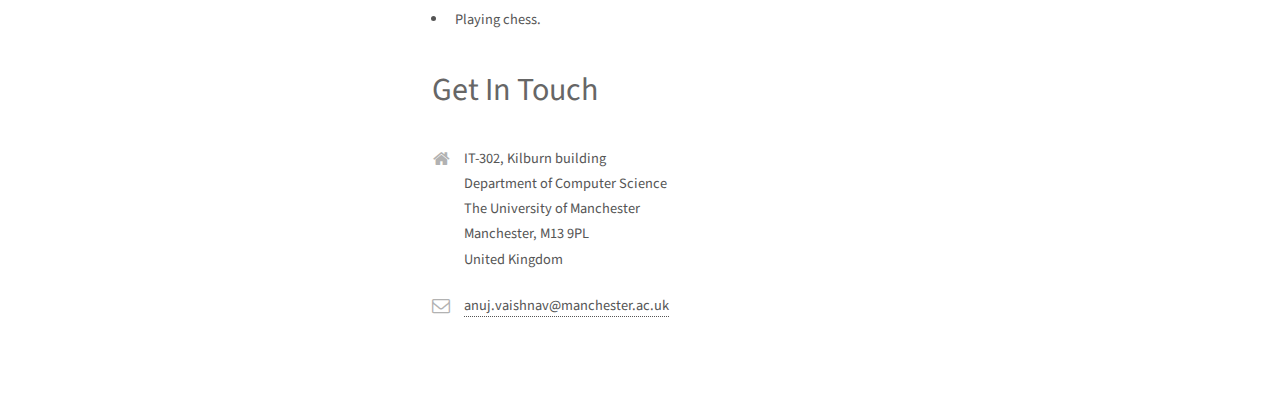
<file: default.htm>
<!DOCTYPE HTML>
<!--
	Strata by HTML5 UP
	html5up.net | @ajlkn
	Free for personal and commercial use under the CCA 3.0 license (html5up.net/license)
-->
<html>
	<head>
		<title>Anuj Vaishnav</title>
		<meta charset="utf-8" />
		<meta name="viewport" content="width=device-width, initial-scale=1" />
		<!--[if lte IE 8]><script src="assets/js/ie/html5shiv.js"></script><![endif]-->
		<link href='http://fonts.googleapis.com/css?family=Droid+Serif|Open+Sans:400,700' rel='stylesheet' type='text/css'>

		<link rel="stylesheet" href="assets/css/reset.css"> <!-- CSS reset -->
		<link rel="stylesheet" href="assets/css/style.css"> <!-- Resource style -->
		<link rel="stylesheet" href="assets/css/main.css" />
		<script src="assets/js/modernizr.js"></script> <!-- Modernizr -->
		<!--[if lte IE 8]><link rel="stylesheet" href="assets/css/ie8.css" /><![endif]-->
		
		<!-- Global site tag (gtag.js) - Google Analytics -->
    <script async src="https://www.googletagmanager.com/gtag/js?id=UA-126658166-1"></script>
    <script>
      window.dataLayer = window.dataLayer || [];
      function gtag(){dataLayer.push(arguments);}
      gtag('js', new Date());

      gtag('config', 'UA-126658166-1');
    </script>
    
	</head>
	<body id="top">

		<!-- Header -->
			<header id="header">
				<div class="inner">
					<a href="#" class="image avatar"><img src="images/avatar_2.jpg" alt="" /></a>
					<h1><strong>Anuj Vaishnav</strong> <br />
					PhD Candidate <br>(President's Doctoral Scholar)</h1>
				</div>
			</header>

		<!-- Main -->
			<div id="main">

				<!-- One -->
					<section id="one">
						<header class="major">
						<h2>About me</h2>
						</header>
						<p> 
						  I am a PhD candidate in the Department of Computer Science at <a href="http://www.manchester.ac.uk/">
						  The University of Manchester</a> under the advisement of <a href="http://www.cs.man.ac.uk/~kochd/">
						  Dr Dirk Koch</a>. I work primarily on resource management and virtualization for FPGAs. 
						  In particular, my PhD is focused on how we can dynamically scale up or scale out hardware 
						  accelerators at runtime without the user realizing. Which I like to call <i>"resource elastic FPGA 
						  systems"</i>. It would allow users to deploy their hardware accelerators written in OpenCL/C to the cloud
						  or edge with ease and high performance.
            </p>
            <p>  
              My CV can be found <a href="CV_Anuj_Vaishnav.pdf">here</a>.
						</p>
						<h5>Words I like to live by: </h5>
						<blockquote>People of accomplishment rarely sat back and let things happen to them. 
						They went out and happened to things. - Leonardo da Vinci </blockquote>

						<!-- <ul class="actions"> -->
							<!-- <li><a href="#" class="button">Learn More</a></li> -->
						<!-- </ul> -->
						
						<h2>Teaching assistant</h2>
						Currently, I am also a teaching assistant and proivde support for labs, marking and teaching (in labs).
							<li><a href="http://studentnet.cs.manchester.ac.uk/syllabus/?code=COMP12111">COMP12111</a>: 
								Fundamentals of Computer Engineering (> 180 UG students)</li>
							<li><a href="http://studentnet.cs.manchester.ac.uk/syllabus/?code=COMP22111">COMP22111</a>: 
								Processor Microarchitecture (> 50 UG students)</li>
							<li><a href="http://studentnet.cs.manchester.ac.uk/syllabus/?code=COMP33711">COMP33711</a>: 
								Agile software Engineering (> 70 UG students)</li>
						  <li><a href="http://studentnet.cs.manchester.ac.uk/syllabus/?code=COMP32211">COMP32211</a>: 
								Implementing System-on-Chip Designs (> 20 UG students)</li>
              <li><a href="http://studentnet.cs.manchester.ac.uk/syllabus/?code=COMP22712">COMP22712</a>: 
								Microcontrollers (> 70 UG students)</li>
						<ul>
						</ul>
					</section>
				<section id="Timeline">
					<h1>My Journey</h1>
					<section id="cd-timeline" class="cd-container">
						
						<div class="cd-timeline-block">
							<div class="cd-timeline-img cd-location">
								<img src="images/cd-icon-location.svg" alt="Location">
							</div> <!-- cd-timeline-img -->

							<div class="cd-timeline-content">
								<h2>PhD in Computer Science</h2>
								<p>At The University of Manchester, on Resource Management & FPGA Virtualisation
								for Cloud Computing as a President's Doctoral Scholar.</p>
								<!-- <a href="#0" class="cd-read-more">Read more</a> -->
								<span class="cd-date">Sep 2017 - Current</span>
							</div> <!-- cd-timeline-content -->
						</div> <!-- cd-timeline-block -->
						
						<div class="cd-timeline-block">
							<div class="cd-timeline-img cd-location">
								<img src="images/cd-icon-location.svg" alt="Location">
							</div> <!-- cd-timeline-img -->

							<div class="cd-timeline-content">
								<h2>HTV - Consulting Embedded Platform Engineer</h2>
								<p>Developed an embedded platform with remote-access for cryptography acceleration on FPGAs.</p>
								<!-- <a href="#0" class="cd-read-more">Read more</a> -->
								<span class="cd-date">Sept 2018 - Nov 2018</span>
							</div> <!-- cd-timeline-content -->
						</div> <!-- cd-timeline-block -->
						
						<div class="cd-timeline-block">
							<div class="cd-timeline-img cd-location">
								<img src="images/cd-icon-location.svg" alt="Location">
							</div> <!-- cd-timeline-img -->

							<div class="cd-timeline-content">
								<h2>BEng (Hons) Computer Systems Engineering</h2>
								<p>At Univesity of Manchester with specialisation in 
								Computer Architecture and System on Chip. Final year
								thesis can be found 
								<a href="http://studentnet.cs.manchester.ac.uk/resources/library/3rd-year-projects/2017/anuj.vaishnav.pdf">
								here</a>.</p>
								<!-- <a href="#0" class="cd-read-more">Read more</a> -->
								<span class="cd-date">Sept 2014 - July 2017</span>
							</div> <!-- cd-timeline-content -->
						</div> <!-- cd-timeline-block -->
						
<!--						<div class="cd-timeline-block">-->
<!--							<div class="cd-timeline-img cd-location">-->
<!--								<img src="images/cd-icon-location.svg" alt="Location">-->
<!--							</div>--> <!-- cd-timeline-img -->

<!--							<div class="cd-timeline-content">-->
<!--								<h2>Board member: School of Computer Science</h2>-->
<!--								<p>Student representative on School board at University of -->
<!--								Manchester.</p>-->
								<!-- <a href="#0" class="cd-read-more">Read more</a> -->
<!--								<span class="cd-date">Oct 2014 - Jan 2017</span>-->
<!--							</div>--> <!-- cd-timeline-content -->
<!--						</div>--> <!-- cd-timeline-block -->
						
						<div class="cd-timeline-block">
							<div class="cd-timeline-img cd-location">
								<img src="images/cd-icon-location.svg" alt="Location">
							</div> <!-- cd-timeline-img -->

							<div class="cd-timeline-content">
								<h2>ARM - Hardware Intern - Design  and Verification</h2>
								<p>Part of Verification IP team working on 
								<a href="https://www.arm.com/products/system-ip/amba-specifications">
								AMBA protocols (CHI, ACE, AXI) </a> and its future variants.</p>
								<!-- <a href="#0" class="cd-read-more">Read more</a> -->
								<span class="cd-date">July 2016 - Sept 2016</span>
							</div> <!-- cd-timeline-content -->
						</div> <!-- cd-timeline-block -->

						<div class="cd-timeline-block">
							<div class="cd-timeline-img cd-location">
								<img src="images/cd-icon-location.svg" alt="Location">
							</div> <!-- cd-timeline-img -->

							<div class="cd-timeline-content">
								<h2>Summer Research Assistant</h2>
								<p>Worked on Transport triggered and Dataflow Computer
								Architecture under 
								<a href="https://personalpages.manchester.ac.uk/staff/javier.navaridas/">
								Dr. Javier Navaridas</a>.</p>
								<!-- <a href="#0" class="cd-read-more">Read more</a> -->
								<span class="cd-date">July 2015 - Aug 2015</span>
							</div> <!-- cd-timeline-content -->
						</div> <!-- cd-timeline-block -->
				</section>
				<!-- Two -->
					<section id="Publications">
						<h1> Publications </h1>
						<ul class="alt">
						
						<li>[Preprint] <u><i>A. Vaishnav</i></u>, D. Koch, and K.D. Pham "<i>Heterogeneous Resource-Elastic Management for FPGAs: Concepts, Theory and Implementation</i>", 2019. <a href="https://www.researchgate.net/publication/335577371_Heterogeneous_Resource-Elastic_Management_for_FPGAs_Concepts_Theory_and_Implementation">Read Online</a> </li>
						
						<li>[Accepted/In-press] <u><i>A. Vaishnav</i></u>, K.D. Pham, K. Manev and D. Koch, "<i>The FOS (FPGA Operating System) Demo</i>", 
						29th FPL, Barcelona, 2019.</li>
						
						<li>[Accepted/In-press] K.D. Pham, K. Paraskevas, <u><i>A. Vaishnav</i></u>, A. Attwood, M. Vesper and D. Koch, "<i>ZUCL2.0 Virtualised Memory and Communication for ZYNQ UltraScale+ FPGAs</i>", 6th FSP, Barcelona, 2019.</li>
						
						<li><u><i>A. Vaishnav</i></u>, K.D. Pham and D. Koch, "<i>Heterogeneous Resource-Elastic Scheduling for CPU+FPGA Architectures</i>", 
						10th HEART, Nagasaki, 2019. <a href="https://www.researchgate.net/publication/332911741_Heterogeneous_Resource-Elastic_Scheduling_for_CPUFPGA_Architectures">Read Online</a> </li>
						
						<li>K. Manev, <u><i>A. Vaishnav</i></u>, C. Kritikakis and D. Koch, "<i>Scalable Filtering Modules for Database Acceleration on FPGAs</i>", 
						10th HEART, Nagasaki, 2019. <a href="https://dl.acm.org/citation.cfm?id=3337810">Read Online</a></li>
						
						<li><u><i>A. Vaishnav</i></u>, K.D. Pham and D. Koch, "<i>Live Migration for OpenCL FPGA Accelerators</i>", 
						FPT, Naha, 2018. <font color="red">(Best Paper Nominee)</font> <a href="https://www.researchgate.net/publication/327688890_Live_Migration_for_OpenCL_FPGA_Accelerators">Read Online</a></li>
						
						<li>K.D. Pham, <u><i>A. Vaishnav</i></u>, M. Vesper, D. Koch, "<i>ZUCL: A ZYNQ UltraScale+ Framework for OpenCL HLS Applications</i>", 5th FSP, 2018. <a href="https://www.researchgate.net/publication/327368678_ZUCL_A_ZYNQ_UltraScale_Framework_for_OpenCL_HLS_Applications">Read Online</a></li>
						
						<li>K.D. Pham, E. Horta, D. Koch, <u><i>A. Vaishnav</i></u>, T. Kuhn, "<i>IPRDF: An Isolated Partial Reconfiguration Design Flow for Xilinx FPGAs</i>", 12th MCSoC, 2018. <a href="https://www.researchgate.net/publication/327700897_IPRDF_An_Isolated_Partial_Reconfiguration_Design_Flow_for_Xilinx_FPGAs">Read Online</a></li>
						
						<li><u><i>A. Vaishnav</i></u>, K.D. Pham, D. Koch and J. Garside, "<i>Resource Elastic Virtualization for FPGAs using OpenCL</i>", 
						28th FPL, Dublin, 2018. <a href="https://www.researchgate.net/publication/327368953_Resource_Elastic_Virtualization_for_FPGAs_using_OpenCL">Read Online</a></li>
						
						<li><u><i>A. Vaishnav</i></u>, K.D. Pham and D. Koch, "<i>A Survey on FPGA Virtualization</i>", 
						28th FPL, Dublin, 2018. <a href="https://www.researchgate.net/publication/327368955_A_Survey_on_FPGA_Virtualization">Read Online</a></li>

						<li><u><i>A. Vaishnav</i></u>, J. R. G. Ordaz and D. Koch, "<i>A Security Library for FPGA Interlays</i>", 
						27th FPL, Ghent, 2017. <a href="https://ieeexplore.ieee.org/document/8056817/">Read Online</a></li>
						<li>Full list can be found on <a href="https://scholar.google.co.uk/citations?user=GIMybIcAAAAJ">Google Scholar</a>.</li>
						</ul>
						
					</section>
					
 					<section id="two">	
						<h1>Honours and Awards</h1>
						<ul class="alt">
						
						  <li><header><h4>Runner Up for the Carole Goble Medal for Outstanding 
						  Doctoral Paper in Computer Science</h4>
							<p>April 2019 | University of Manchester</p></header>
							Given to the second-place winner of best research paper of the year across
							the school, based on the external reviews, venue and acceptance rate.
							For "Live Migration for OpenCL FPGA Accelerators".
							</li>
						  
							<li><header><h4>President’s Doctoral Scholar</h4>
							<p>Sept 2017 | University of Manchester</p></header>
							Given to top 3% of research students who demonstrate academic excellence 
              and leadership potential, university-wide.
							</li>
							<li><header><h4>Edwards prize</h4>
							 <p>July 2017 | University of Manchester</p></header>
							This prize is awarded to the student who has, in the opinion of the 
							Examiners, performed with distinction throughout their degree programme 
							in examinations, laboratories and projects relating to Computer 
							Engineering.
							</li>
							<li><header><h4>IBM Team Challenge Award for Manchester University</h4>
							 <p>July 2016 | IBM</p></header>
							For the sterling performance of the team throughout the year in all 
							coursework and challenges of Software Engineering.
							</li>
							<li><header><h4>The Kate Kneebone Acorn Bursary</h4>
							 <p>Jan 2016 | University of Manchester</p></header>
							Awarded on the grounds of academic merit to a student who has shown 
							commitment, determination, enthusiasm, personal application and 
							promise.
							</li>
							<li><header><h4>Golden Anniversary Prize</h4>
							 <p>Aug 2015 | University of Manchester</p></header>
							For Excellence in first year studies in academic year 2014-15. 
							Given to top 5 students of the year.
							</li>
							<li></li>
						</ul>
					
						<!-- <h2>Recent Work</h2>
						<div class="row">
							<article class="6u 12u$(xsmall) work-item">
								<a href="images/fulls/01.jpg" class="image fit thumb"><img src="images/thumbs/01.jpg" alt="" /></a>
								<h3>Magna sed consequat tempus</h3>
								<p>Lorem ipsum dolor sit amet nisl sed nullam feugiat.</p>
							</article>
							<article class="6u$ 12u$(xsmall) work-item">
								<a href="images/fulls/02.jpg" class="image fit thumb"><img src="images/thumbs/02.jpg" alt="" /></a>
								<h3>Ultricies lacinia interdum</h3>
								<p>Lorem ipsum dolor sit amet nisl sed nullam feugiat.</p>
							</article>
							<article class="6u 12u$(xsmall) work-item">
								<a href="images/fulls/03.jpg" class="image fit thumb"><img src="images/thumbs/03.jpg" alt="" /></a>
								<h3>Tortor metus commodo</h3>
								<p>Lorem ipsum dolor sit amet nisl sed nullam feugiat.</p>
							</article>
							<article class="6u$ 12u$(xsmall) work-item">
								<a href="images/fulls/04.jpg" class="image fit thumb"><img src="images/thumbs/04.jpg" alt="" /></a>
								<h3>Quam neque phasellus</h3>
								<p>Lorem ipsum dolor sit amet nisl sed nullam feugiat.</p>
							</article>
							<article class="6u 12u$(xsmall) work-item">
								<a href="images/fulls/05.jpg" class="image fit thumb"><img src="images/thumbs/05.jpg" alt="" /></a>
								<h3>Nunc enim commodo aliquet</h3>
								<p>Lorem ipsum dolor sit amet nisl sed nullam feugiat.</p>
							</article>
							<article class="6u$ 12u$(xsmall) work-item">
								<a href="images/fulls/06.jpg" class="image fit thumb"><img src="images/thumbs/06.jpg" alt="" /></a>
								<h3>Risus ornare lacinia</h3>
								<p>Lorem ipsum dolor sit amet nisl sed nullam feugiat.</p>
							</article>
						</div>
						<ul class="actions">
							<li><a href="#" class="button">Full Portfolio</a></li>
						</ul> -->
						
					</section>

				<!-- Three -->
          <section id="Other roles">
						<h1> Other roles </h1>
						<ul>
						<li>Member of Organising Committee for <a href="http://www.psrs.manchester.ac.uk/">Postgraduate Summer Research Showcase 2018.</a> <br />In 2017 we had just over 160 posters on display from across the three faculties, a research image gallery, research films and 12 interactive posters on show. </li>
						</ul>
					</section>

					<section id="My Interests">
						<h1> My Interests </h1>
						<ul>
						<li>Learning about Psychology and Economics.</li>
						<li>Nature and Still life Photography using phone camera.
						(Catch me on <a href="https://www.instagram.com/anujvaishnav/">Instagram</a> for latest updates.)</li>
						<li>Occasionally, writing tutoial blog posts on FPGA systems: 
						    <a href="https://www.hackster.io/anujvaishnav20">Link</a>.</li>
						<li>Long walks.</li>
						<li>Playing chess.</li>
						</ul>
					</section>
					
					<section id="three">
						<h1>Get In Touch</h1>
						<!-- <p>Accumsan pellentesque commodo blandit enim arcu non at amet id arcu magna. Accumsan orci faucibus id eu lorem semper nunc nisi lorem vulputate lorem neque lorem ipsum dolor.</p> -->
						<div class="row">
							<!-- <div class="8u 12u$(small)">
								<form method="post" action="#">
									<div class="row uniform 50%">
										<div class="6u 12u$(xsmall)"><input type="text" name="name" id="name" placeholder="Name" /></div>
										<div class="6u$ 12u$(xsmall)"><input type="email" name="email" id="email" placeholder="Email" /></div>
										<div class="12u$"><textarea name="message" id="message" placeholder="Message" rows="4"></textarea></div>
									</div>
								</form>
								<ul class="actions">
									<li><input type="submit" value="Send Message" /></li>
								</ul>
							</div> -->
							<div class="4u$ 12u$(small)">
								<ul class="labeled-icons">
									<li>
										<h3 class="icon fa-home"><span class="label">Address</span></h3>
										IT-302, Kilburn building <br />
										Department of Computer Science <br />
										The University of Manchester <br />
										Manchester, M13 9PL <br />
										United Kingdom <br />
									</li>
									<li>
										<h3 class="icon fa-envelope-o"><span class="label">Email</span></h3>
										<a href="#">anuj.vaishnav@manchester.ac.uk</a>
									</li>
								</ul>
							</div>
						</div>
					</section>
				<!-- Four -->
				
					<!-- <section id="four">
						<h2>Elements</h2>

						<section>
							<h4>Text</h4>
							<p>This is <b>bold</b> and this is <strong>strong</strong>. This is <i>italic</i> and this is <em>emphasized</em>.
							This is <sup>superscript</sup> text and this is <sub>subscript</sub> text.
							This is <u>underlined</u> and this is code: <code>for (;;) { ... }</code>. Finally, <a href="#">this is a link</a>.</p>
							<hr />
							<header>
								<h4>Heading with a Subtitle</h4>
								<p>Lorem ipsum dolor sit amet nullam id egestas urna aliquam</p>
							</header>
							<p>Nunc lacinia ante nunc ac lobortis. Interdum adipiscing gravida odio porttitor sem non mi integer non faucibus ornare mi ut ante amet placerat aliquet. Volutpat eu sed ante lacinia sapien lorem accumsan varius montes viverra nibh in adipiscing blandit tempus accumsan.</p>
							<header>
								<h5>Heading with a Subtitle</h5>
								<p>Lorem ipsum dolor sit amet nullam id egestas urna aliquam</p>
							</header>
							<p>Nunc lacinia ante nunc ac lobortis. Interdum adipiscing gravida odio porttitor sem non mi integer non faucibus ornare mi ut ante amet placerat aliquet. Volutpat eu sed ante lacinia sapien lorem accumsan varius montes viverra nibh in adipiscing blandit tempus accumsan.</p>
							<hr />
							<h2>Heading Level 2</h2>
							<h3>Heading Level 3</h3>
							<h4>Heading Level 4</h4>
							<h5>Heading Level 5</h5>
							<h6>Heading Level 6</h6>
							<hr />
							<h5>Blockquote</h5>
							<blockquote>Fringilla nisl. Donec accumsan interdum nisi, quis tincidunt felis sagittis eget tempus euismod. Vestibulum ante ipsum primis in faucibus vestibulum. Blandit adipiscing eu felis iaculis volutpat ac adipiscing accumsan faucibus. Vestibulum ante ipsum primis in faucibus lorem ipsum dolor sit amet nullam adipiscing eu felis.</blockquote>
							<h5>Preformatted</h5>
							<pre><code>i = 0;

while (!deck.isInOrder()) {
print 'Iteration ' + i;
deck.shuffle();
i++;
}

print 'It took ' + i + ' iterations to sort the deck.';</code></pre>
						</section> -->

						<!-- <section>
							<h4>Lists</h4>
							<div class="row">
								<div class="6u 12u$(xsmall)">
									<h5>Unordered</h5>
									<ul>
										<li>Dolor pulvinar etiam magna etiam.</li>
										<li>Sagittis adipiscing lorem eleifend.</li>
										<li>Felis enim feugiat dolore viverra.</li>
									</ul>
									<h5>Alternate</h5>
									<ul class="alt">
										<li>Dolor pulvinar etiam magna etiam.</li>
										<li>Sagittis adipiscing lorem eleifend.</li>
										<li>Felis enim feugiat dolore viverra.</li>
									</ul>
								</div>
								<div class="6u$ 12u$(xsmall)">
									<h5>Ordered</h5>
									<ol>
										<li>Dolor pulvinar etiam magna etiam.</li>
										<li>Etiam vel felis at lorem sed viverra.</li>
										<li>Felis enim feugiat dolore viverra.</li>
										<li>Dolor pulvinar etiam magna etiam.</li>
										<li>Etiam vel felis at lorem sed viverra.</li>
										<li>Felis enim feugiat dolore viverra.</li>
									</ol>
									<h5>Icons</h5>
									<ul class="icons">
										<li><a href="#" class="icon fa-twitter"><span class="label">Twitter</span></a></li>
										<li><a href="#" class="icon fa-facebook"><span class="label">Facebook</span></a></li>
										<li><a href="#" class="icon fa-instagram"><span class="label">Instagram</span></a></li>
										<li><a href="#" class="icon fa-github"><span class="label">Github</span></a></li>
										<li><a href="#" class="icon fa-dribbble"><span class="label">Dribbble</span></a></li>
										<li><a href="#" class="icon fa-tumblr"><span class="label">Tumblr</span></a></li>
									</ul>
								</div>
							</div>
							<!-- <h5>Actions</h5>
							<ul class="actions">
								<li><a href="#" class="button special">Default</a></li>
								<li><a href="#" class="button">Default</a></li>
							</ul>
							<ul class="actions small">
								<li><a href="#" class="button special small">Small</a></li>
								<li><a href="#" class="button small">Small</a></li>
							</ul>
							<div class="row">
								<div class="6u 12u$(small)">
									<ul class="actions vertical">
										<li><a href="#" class="button special">Default</a></li>
										<li><a href="#" class="button">Default</a></li>
									</ul>
								</div>
								<div class="6u$ 12u$(small)">
									<ul class="actions vertical small">
										<li><a href="#" class="button special small">Small</a></li>
										<li><a href="#" class="button small">Small</a></li>
									</ul>
								</div>
								<div class="6u 12u$(small)">
									<ul class="actions vertical">
										<li><a href="#" class="button special fit">Default</a></li>
										<li><a href="#" class="button fit">Default</a></li>
									</ul>
								</div>
								<div class="6u$ 12u$(small)">
									<ul class="actions vertical small">
										<li><a href="#" class="button special small fit">Small</a></li>
										<li><a href="#" class="button small fit">Small</a></li>
									</ul>
								</div>
							</div>
						</section> -->

						<!-- <section>
							<h4>Table</h4>
							<h5>Default</h5>
							<div class="table-wrapper">
								<table>
									<thead>
										<tr>
											<th>Name</th>
											<th>Description</th>
											<th>Price</th>
										</tr>
									</thead>
									<tbody>
										<tr>
											<td>Item One</td>
											<td>Ante turpis integer aliquet porttitor.</td>
											<td>29.99</td>
										</tr>
										<tr>
											<td>Item Two</td>
											<td>Vis ac commodo adipiscing arcu aliquet.</td>
											<td>19.99</td>
										</tr>
										<tr>
											<td>Item Three</td>
											<td> Morbi faucibus arcu accumsan lorem.</td>
											<td>29.99</td>
										</tr>
										<tr>
											<td>Item Four</td>
											<td>Vitae integer tempus condimentum.</td>
											<td>19.99</td>
										</tr>
										<tr>
											<td>Item Five</td>
											<td>Ante turpis integer aliquet porttitor.</td>
											<td>29.99</td>
										</tr>
									</tbody>
									<tfoot>
										<tr>
											<td colspan="2"></td>
											<td>100.00</td>
										</tr>
									</tfoot>
								</table>
							</div>

							<h5>Alternate</h5>
							<div class="table-wrapper">
								<table class="alt">
									<thead>
										<tr>
											<th>Name</th>
											<th>Description</th>
											<th>Price</th>
										</tr>
									</thead>
									<tbody>
										<tr>
											<td>Item One</td>
											<td>Ante turpis integer aliquet porttitor.</td>
											<td>29.99</td>
										</tr>
										<tr>
											<td>Item Two</td>
											<td>Vis ac commodo adipiscing arcu aliquet.</td>
											<td>19.99</td>
										</tr>
										<tr>
											<td>Item Three</td>
											<td> Morbi faucibus arcu accumsan lorem.</td>
											<td>29.99</td>
										</tr>
										<tr>
											<td>Item Four</td>
											<td>Vitae integer tempus condimentum.</td>
											<td>19.99</td>
										</tr>
										<tr>
											<td>Item Five</td>
											<td>Ante turpis integer aliquet porttitor.</td>
											<td>29.99</td>
										</tr>
									</tbody>
									<tfoot>
										<tr>
											<td colspan="2"></td>
											<td>100.00</td>
										</tr>
									</tfoot>
								</table>
							</div>
						</section>

						<section>
							<h4>Buttons</h4>
							<ul class="actions">
								<li><a href="#" class="button special">Special</a></li>
								<li><a href="#" class="button">Default</a></li>
							</ul>
							<ul class="actions">
								<li><a href="#" class="button big">Big</a></li>
								<li><a href="#" class="button">Default</a></li>
								<li><a href="#" class="button small">Small</a></li>
							</ul>
							<ul class="actions fit">
								<li><a href="#" class="button special fit">Fit</a></li>
								<li><a href="#" class="button fit">Fit</a></li>
							</ul>
							<ul class="actions fit small">
								<li><a href="#" class="button special fit small">Fit + Small</a></li>
								<li><a href="#" class="button fit small">Fit + Small</a></li>
							</ul>
							<ul class="actions">
								<li><a href="#" class="button special icon fa-download">Icon</a></li>
								<li><a href="#" class="button icon fa-download">Icon</a></li>
							</ul>
							<ul class="actions">
								<li><span class="button special disabled">Special</span></li>
								<li><span class="button disabled">Default</span></li>
							</ul>
						</section>

						<section>
							<h4>Form</h4>
							<form method="post" action="#">
								<div class="row uniform 50%">
									<div class="6u 12u$(xsmall)">
										<input type="text" name="demo-name" id="demo-name" value="" placeholder="Name" />
									</div>
									<div class="6u$ 12u$(xsmall)">
										<input type="email" name="demo-email" id="demo-email" value="" placeholder="Email" />
									</div>
									<div class="12u$">
										<div class="select-wrapper">
											<select name="demo-category" id="demo-category">
												<option value="">- Category -</option>
												<option value="1">Manufacturing</option>
												<option value="1">Shipping</option>
												<option value="1">Administration</option>
												<option value="1">Human Resources</option>
											</select>
										</div>
									</div>
									<div class="4u 12u$(small)">
										<input type="radio" id="demo-priority-low" name="demo-priority" checked>
										<label for="demo-priority-low">Low Priority</label>
									</div>
									<div class="4u 12u$(small)">
										<input type="radio" id="demo-priority-normal" name="demo-priority">
										<label for="demo-priority-normal">Normal Priority</label>
									</div>
									<div class="4u$ 12u(small)">
										<input type="radio" id="demo-priority-high" name="demo-priority">
										<label for="demo-priority-high">High Priority</label>
									</div>
									<div class="6u 12u$(small)">
										<input type="checkbox" id="demo-copy" name="demo-copy">
										<label for="demo-copy">Email me a copy of this message</label>
									</div>
									<div class="6u$ 12u$(small)">
										<input type="checkbox" id="demo-human" name="demo-human" checked>
										<label for="demo-human">I am a human and not a robot</label>
									</div>
									<div class="12u$">
										<textarea name="demo-message" id="demo-message" placeholder="Enter your message" rows="6"></textarea>
									</div>
									<div class="12u$">
										<ul class="actions">
											<li><input type="submit" value="Send Message" class="special" /></li>
											<li><input type="reset" value="Reset" /></li>
										</ul>
									</div>
								</div>
							</form>
						</section>

						<section>
							<h4>Image</h4>
							<h5>Fit</h5>
							<div class="box alt">
								<div class="row 50% uniform">
									<div class="12u$"><span class="image fit"><img src="images/fulls/05.jpg" alt="" /></span></div>
									<div class="4u"><span class="image fit"><img src="images/thumbs/01.jpg" alt="" /></span></div>
									<div class="4u"><span class="image fit"><img src="images/thumbs/02.jpg" alt="" /></span></div>
									<div class="4u$"><span class="image fit"><img src="images/thumbs/03.jpg" alt="" /></span></div>
									<div class="4u"><span class="image fit"><img src="images/thumbs/04.jpg" alt="" /></span></div>
									<div class="4u"><span class="image fit"><img src="images/thumbs/05.jpg" alt="" /></span></div>
									<div class="4u$"><span class="image fit"><img src="images/thumbs/06.jpg" alt="" /></span></div>
									<div class="4u"><span class="image fit"><img src="images/thumbs/03.jpg" alt="" /></span></div>
									<div class="4u"><span class="image fit"><img src="images/thumbs/02.jpg" alt="" /></span></div>
									<div class="4u$"><span class="image fit"><img src="images/thumbs/01.jpg" alt="" /></span></div>
								</div>
							</div>
							<h5>Left &amp; Right</h5>
							<p><span class="image left"><img src="images/avatar.jpg" alt="" /></span>Fringilla nisl. Donec accumsan interdum nisi, quis tincidunt felis sagittis eget. tempus euismod. Vestibulum ante ipsum primis in faucibus vestibulum. Blandit adipiscing eu felis iaculis volutpat ac adipiscing accumsan eu faucibus. Integer ac pellentesque praesent tincidunt felis sagittis eget. tempus euismod. Vestibulum ante ipsum primis in faucibus vestibulum. Blandit adipiscing eu felis iaculis volutpat ac adipiscing accumsan eu faucibus. Integer ac pellentesque praesent. Donec accumsan interdum nisi, quis tincidunt felis sagittis eget. tempus euismod. Vestibulum ante ipsum primis in faucibus vestibulum. Blandit adipiscing eu felis iaculis volutpat ac adipiscing accumsan eu faucibus. Integer ac pellentesque praesent tincidunt felis sagittis eget. tempus euismod. Vestibulum ante ipsum primis in faucibus vestibulum. Blandit adipiscing eu felis iaculis volutpat ac adipiscing accumsan eu faucibus. Integer ac pellentesque praesent.</p>
							<p><span class="image right"><img src="images/avatar.jpg" alt="" /></span>Fringilla nisl. Donec accumsan interdum nisi, quis tincidunt felis sagittis eget. tempus euismod. Vestibulum ante ipsum primis in faucibus vestibulum. Blandit adipiscing eu felis iaculis volutpat ac adipiscing accumsan eu faucibus. Integer ac pellentesque praesent tincidunt felis sagittis eget. tempus euismod. Vestibulum ante ipsum primis in faucibus vestibulum. Blandit adipiscing eu felis iaculis volutpat ac adipiscing accumsan eu faucibus. Integer ac pellentesque praesent. Donec accumsan interdum nisi, quis tincidunt felis sagittis eget. tempus euismod. Vestibulum ante ipsum primis in faucibus vestibulum. Blandit adipiscing eu felis iaculis volutpat ac adipiscing accumsan eu faucibus. Integer ac pellentesque praesent tincidunt felis sagittis eget. tempus euismod. Vestibulum ante ipsum primis in faucibus vestibulum. Blandit adipiscing eu felis iaculis volutpat ac adipiscing accumsan eu faucibus. Integer ac pellentesque praesent.</p>
						</section>

					</section>  -->
					
				

			</div>

		<!-- Footer -->
			<footer id="footer">
				<div class="inner">
					<ul class="icons">
						<li><a href="https://www.linkedin.com/in/anujvaishnav/" class="icon fa-linkedin"><span class="label">LinkedIn</span></a></li>
						<!-- <li><a href="https://www.facebook.com/anujvaishnav.in" class="icon fa-facebook"><span class="label">Facebook</span></a></li> -->
						<li><a href="https://www.instagram.com/anujvaishnav/" class="icon fa-instagram"><span class="label">Instagram</span></a></li>						
						<li><a href="anuj.vaishnav@manchester.ac.uk" class="icon fa-envelope-o"><span class="label">Email</span></a></li>
					</ul>
					<ul class="copyright">
						<li>&copy; Anuj Vaishnav</li><li>Design: <a href="http://html5up.net">HTML5 UP</a></li>
					</ul>
				</div>
			</footer>

		<!-- Scripts -->
			<script src="assets/js/jquery.min.js"></script>
			<script src="assets/js/jquery.poptrox.min.js"></script>
			<script src="assets/js/skel.min.js"></script>
			<script src="assets/js/util.js"></script>
			<!--[if lte IE 8]><script src="assets/js/ie/respond.min.js"></script><![endif]-->
			<script src="assets/js/main.js"></script>

	</body>
</html>
</file>
<file: assets/css/style.css>
/* -------------------------------- 

Primary style

-------------------------------- */
/* html * {
  -webkit-font-smoothing: antialiased;
  -moz-osx-font-smoothing: grayscale;
}

*, *:after, *:before {
  -webkit-box-sizing: border-box;
  -moz-box-sizing: border-box;
  box-sizing: border-box;
}

/* body {
  font-size: 100%;
  font-family: "Droid Serif", serif;
  color: #7f8c97;
  background-color: #e9f0f5;
} */

a {
  color: #acb7c0;
  text-decoration: none;
  font-family: "Open Sans", sans-serif;
}

img {
  max-width: 100%;
}


h1, h2 {
  font-family: "Open Sans", sans-serif;
  font-weight: bold;
}

/* -------------------------------- 

Modules - reusable parts of our design

-------------------------------- */
.cd-container {
  /* this class is used to give a max-width to the element it is applied to, and center it horizontally when it reaches that max-width */
  width: 90%;
  max-width: 1170px;
  margin: 0 auto;
}
.cd-container::after {
  /* clearfix */
  content: '';
  display: table;
  clear: both;
}

/* -------------------------------- 

Main components 

-------------------------------- */
/* header {
  height: 200px;
  line-height: 200px;
  text-align: center;
  background: #303e49;
}
header h1 {
  color: white;
  font-size: 18px;
  font-size: 1.125rem;
}
@media only screen and (min-width: 1170px) {
  header {
    height: 300px;
    line-height: 300px;
  }
  header h1 {
    font-size: 24px;
    font-size: 1.5rem;
  }
} */

#cd-timeline {
  position: relative;
  padding: 2em 0;
  margin-top: 2em;
  margin-bottom: 2em;
}
#cd-timeline::before {
  /* this is the vertical line */
  content: '';
  position: absolute;
  top: 0;
  left: 18px;
  height: 100%;
  width: 4px;
  background: #d7e4ed;
}
@media only screen and (min-width: 1170px) {
  #cd-timeline {
    margin-top: 3em;
    margin-bottom: 3em;
  }
  #cd-timeline::before {
    left: 50%;
    margin-left: -2px;
  }
}

.cd-timeline-block {
  position: relative;
  margin: 2em 0;
}
.cd-timeline-block:after {
  content: "";
  display: table;
  clear: both;
}
.cd-timeline-block:first-child {
  margin-top: 0;
}
.cd-timeline-block:last-child {
  margin-bottom: 0;
}
@media only screen and (min-width: 1170px) {
  .cd-timeline-block {
    margin: 4em 0;
  }
  .cd-timeline-block:first-child {
    margin-top: 0;
  }
  .cd-timeline-block:last-child {
    margin-bottom: 0;
  }
}

.cd-timeline-img {
  position: absolute;
  top: 0;
  left: 0;
  width: 40px;
  height: 40px;
  border-radius: 50%;
  box-shadow: 0 0 0 4px white, inset 0 2px 0 rgba(0, 0, 0, 0.08), 0 3px 0 4px rgba(0, 0, 0, 0.05);
}
.cd-timeline-img img {
  display: block;
  width: 24px;
  height: 24px;
  position: relative;
  left: 50%;
  top: 50%;
  margin-left: -12px;
  margin-top: -12px;
}
.cd-timeline-img.cd-picture {
  background: #75ce66;
}
.cd-timeline-img.cd-movie {
  background: #c03b44;
}
.cd-timeline-img.cd-location {
  background: #f0ca45;
}
@media only screen and (min-width: 1170px) {
  .cd-timeline-img {
    width: 60px;
    height: 60px;
    left: 50%;
    margin-left: -30px;
    /* Force Hardware Acceleration in WebKit */
    -webkit-transform: translateZ(0);
    -webkit-backface-visibility: hidden;
  }
  .cssanimations .cd-timeline-img.is-hidden {
    visibility: hidden;
  }
  .cssanimations .cd-timeline-img.bounce-in {
    visibility: visible;
    -webkit-animation: cd-bounce-1 0.6s;
    -moz-animation: cd-bounce-1 0.6s;
    animation: cd-bounce-1 0.6s;
  }
}

@-webkit-keyframes cd-bounce-1 {
  0% {
    opacity: 0;
    -webkit-transform: scale(0.5);
  }

  60% {
    opacity: 1;
    -webkit-transform: scale(1.2);
  }

  100% {
    -webkit-transform: scale(1);
  }
}
@-moz-keyframes cd-bounce-1 {
  0% {
    opacity: 0;
    -moz-transform: scale(0.5);
  }

  60% {
    opacity: 1;
    -moz-transform: scale(1.2);
  }

  100% {
    -moz-transform: scale(1);
  }
}
@keyframes cd-bounce-1 {
  0% {
    opacity: 0;
    -webkit-transform: scale(0.5);
    -moz-transform: scale(0.5);
    -ms-transform: scale(0.5);
    -o-transform: scale(0.5);
    transform: scale(0.5);
  }

  60% {
    opacity: 1;
    -webkit-transform: scale(1.2);
    -moz-transform: scale(1.2);
    -ms-transform: scale(1.2);
    -o-transform: scale(1.2);
    transform: scale(1.2);
  }

  100% {
    -webkit-transform: scale(1);
    -moz-transform: scale(1);
    -ms-transform: scale(1);
    -o-transform: scale(1);
    transform: scale(1);
  }
}
.cd-timeline-content {
  position: relative;
  margin-left: 60px;
  background: white;
  border-radius: 0.25em;
  padding: 1em;
  box-shadow: 0 3px 0 #d7e4ed;
}
.cd-timeline-content:after {
  content: "";
  display: table;
  clear: both;
}
.cd-timeline-content h2 {
  color: #303e49;
}
.cd-timeline-content p, .cd-timeline-content .cd-read-more, .cd-timeline-content .cd-date {
  font-size: 13px;
  font-size: 0.8125rem;
}
.cd-timeline-content .cd-read-more, .cd-timeline-content .cd-date {
  display: inline-block;
}
.cd-timeline-content p {
  margin: 1em 0;
  line-height: 1.6;
}
.cd-timeline-content .cd-read-more {
  float: right;
  padding: .8em 1em;
  background: #acb7c0;
  color: white;
  border-radius: 0.25em;
}
.no-touch .cd-timeline-content .cd-read-more:hover {
  background-color: #bac4cb;
}
.cd-timeline-content .cd-date {
  float: left;
  padding: .8em 0;
  opacity: .7;
}
.cd-timeline-content::before {
  content: '';
  position: absolute;
  top: 16px;
  right: 100%;
  height: 0;
  width: 0;
  border: 7px solid transparent;
  border-right: 7px solid white;
}
@media only screen and (min-width: 768px) {
  .cd-timeline-content h2 {
    font-size: 20px;
    font-size: 1.25rem;
  }
  .cd-timeline-content p {
    font-size: 16px;
    font-size: 1rem;
  }
  .cd-timeline-content .cd-read-more, .cd-timeline-content .cd-date {
    font-size: 14px;
    font-size: 0.875rem;
  }
}
@media only screen and (min-width: 1170px) {
  .cd-timeline-content {
    margin-left: 0;
    padding: 1.6em;
    width: 45%;
  }
  .cd-timeline-content::before {
    top: 24px;
    left: 100%;
    border-color: transparent;
    border-left-color: white;
  }
  .cd-timeline-content .cd-read-more {
    float: left;
  }
  .cd-timeline-content .cd-date {
    position: absolute;
    width: 100%;
    left: 122%;
    top: 6px;
    font-size: 16px;
    font-size: 1rem;
  }
  .cd-timeline-block:nth-child(even) .cd-timeline-content {
    float: right;
  }
  .cd-timeline-block:nth-child(even) .cd-timeline-content::before {
    top: 24px;
    left: auto;
    right: 100%;
    border-color: transparent;
    border-right-color: white;
  }
  .cd-timeline-block:nth-child(even) .cd-timeline-content .cd-read-more {
    float: right;
  }
  .cd-timeline-block:nth-child(even) .cd-timeline-content .cd-date {
    left: auto;
    right: 122%;
    text-align: right;
  }
  .cssanimations .cd-timeline-content.is-hidden {
    visibility: hidden;
  }
  .cssanimations .cd-timeline-content.bounce-in {
    visibility: visible;
    -webkit-animation: cd-bounce-2 0.6s;
    -moz-animation: cd-bounce-2 0.6s;
    animation: cd-bounce-2 0.6s;
  }
}

@media only screen and (min-width: 1170px) {
  /* inverse bounce effect on even content blocks */
  .cssanimations .cd-timeline-block:nth-child(even) .cd-timeline-content.bounce-in {
    -webkit-animation: cd-bounce-2-inverse 0.6s;
    -moz-animation: cd-bounce-2-inverse 0.6s;
    animation: cd-bounce-2-inverse 0.6s;
  }
}
@-webkit-keyframes cd-bounce-2 {
  0% {
    opacity: 0;
    -webkit-transform: translateX(-100px);
  }

  60% {
    opacity: 1;
    -webkit-transform: translateX(20px);
  }

  100% {
    -webkit-transform: translateX(0);
  }
}
@-moz-keyframes cd-bounce-2 {
  0% {
    opacity: 0;
    -moz-transform: translateX(-100px);
  }

  60% {
    opacity: 1;
    -moz-transform: translateX(20px);
  }

  100% {
    -moz-transform: translateX(0);
  }
}
@keyframes cd-bounce-2 {
  0% {
    opacity: 0;
    -webkit-transform: translateX(-100px);
    -moz-transform: translateX(-100px);
    -ms-transform: translateX(-100px);
    -o-transform: translateX(-100px);
    transform: translateX(-100px);
  }

  60% {
    opacity: 1;
    -webkit-transform: translateX(20px);
    -moz-transform: translateX(20px);
    -ms-transform: translateX(20px);
    -o-transform: translateX(20px);
    transform: translateX(20px);
  }

  100% {
    -webkit-transform: translateX(0);
    -moz-transform: translateX(0);
    -ms-transform: translateX(0);
    -o-transform: translateX(0);
    transform: translateX(0);
  }
}
@-webkit-keyframes cd-bounce-2-inverse {
  0% {
    opacity: 0;
    -webkit-transform: translateX(100px);
  }

  60% {
    opacity: 1;
    -webkit-transform: translateX(-20px);
  }

  100% {
    -webkit-transform: translateX(0);
  }
}
@-moz-keyframes cd-bounce-2-inverse {
  0% {
    opacity: 0;
    -moz-transform: translateX(100px);
  }

  60% {
    opacity: 1;
    -moz-transform: translateX(-20px);
  }

  100% {
    -moz-transform: translateX(0);
  }
}
@keyframes cd-bounce-2-inverse {
  0% {
    opacity: 0;
    -webkit-transform: translateX(100px);
    -moz-transform: translateX(100px);
    -ms-transform: translateX(100px);
    -o-transform: translateX(100px);
    transform: translateX(100px);
  }

  60% {
    opacity: 1;
    -webkit-transform: translateX(-20px);
    -moz-transform: translateX(-20px);
    -ms-transform: translateX(-20px);
    -o-transform: translateX(-20px);
    transform: translateX(-20px);
  }

  100% {
    -webkit-transform: translateX(0);
    -moz-transform: translateX(0);
    -ms-transform: translateX(0);
    -o-transform: translateX(0);
    transform: translateX(0);
  }
}
</file>
<file: assets/css/main.css>
@import url("font-awesome.min.css");
@import url("https://fonts.googleapis.com/css?family=Source+Sans+Pro:400,400italic");

/*
	Strata by HTML5 UP
	html5up.net | @ajlkn
	Free for personal and commercial use under the CCA 3.0 license (html5up.net/license)
*/

/* Reset */

	html, body, div, span, applet, object, iframe, h1, h2, h3, h4, h5, h6, p, blockquote, pre, a, abbr, acronym, address, big, cite, code, del, dfn, em, img, ins, kbd, q, s, samp, small, strike, strong, sub, sup, tt, var, b, u, i, center, dl, dt, dd, ol, ul, li, fieldset, form, label, legend, table, caption, tbody, tfoot, thead, tr, th, td, article, aside, canvas, details, embed, figure, figcaption, footer, header, hgroup, menu, nav, output, ruby, section, summary, time, mark, audio, video {
		margin: 0;
		padding: 0;
		border: 0;
		font-size: 100%;
		font: inherit;
		vertical-align: baseline;
	}

	article, aside, details, figcaption, figure, footer, header, hgroup, menu, nav, section {
		display: block;
	}

	body {
		line-height: 1;
	}

	ol, ul {
		list-style: none;
	}

	blockquote, q {
		quotes: none;
	}

	blockquote:before, blockquote:after, q:before, q:after {
		content: '';
		content: none;
	}

	table {
		border-collapse: collapse;
		border-spacing: 0;
	}

	body {
		-webkit-text-size-adjust: none;
	}

/* Box Model */

	*, *:before, *:after {
		-moz-box-sizing: border-box;
		-webkit-box-sizing: border-box;
		box-sizing: border-box;
	}

/* Containers */

	.container {
		margin-left: auto;
		margin-right: auto;
	}

	.container.\31 25\25 {
		width: 100%;
		max-width: 1200px;
		min-width: 960px;
	}

	.container.\37 5\25 {
		width: 720px;
	}

	.container.\35 0\25 {
		width: 480px;
	}

	.container.\32 5\25 {
		width: 240px;
	}

	.container {
		width: 960px;
	}

	@media screen and (max-width: 1800px) {

		.container.\31 25\25 {
			width: 100%;
			max-width: 1200px;
			min-width: 960px;
		}

		.container.\37 5\25 {
			width: 720px;
		}

		.container.\35 0\25 {
			width: 480px;
		}

		.container.\32 5\25 {
			width: 240px;
		}

		.container {
			width: 960px;
		}

	}

	@media screen and (max-width: 1280px) {

		.container.\31 25\25 {
			width: 100%;
			max-width: 1200px;
			min-width: 960px;
		}

		.container.\37 5\25 {
			width: 720px;
		}

		.container.\35 0\25 {
			width: 480px;
		}

		.container.\32 5\25 {
			width: 240px;
		}

		.container {
			width: 960px;
		}

	}

	@media screen and (max-width: 980px) {

		.container.\31 25\25 {
			width: 100%;
			max-width: 1200px;
			min-width: 960px;
		}

		.container.\37 5\25 {
			width: 720px;
		}

		.container.\35 0\25 {
			width: 480px;
		}

		.container.\32 5\25 {
			width: 240px;
		}

		.container {
			width: 960px;
		}

	}

	@media screen and (max-width: 736px) {

		.container.\31 25\25 {
			width: 100%;
			max-width: 1200px;
			min-width: 960px;
		}

		.container.\37 5\25 {
			width: 720px;
		}

		.container.\35 0\25 {
			width: 480px;
		}

		.container.\32 5\25 {
			width: 240px;
		}

		.container {
			width: 960px;
		}

	}

	@media screen and (max-width: 480px) {

		.container.\31 25\25 {
			width: 100%;
			max-width: 1200px;
			min-width: 960px;
		}

		.container.\37 5\25 {
			width: 720px;
		}

		.container.\35 0\25 {
			width: 480px;
		}

		.container.\32 5\25 {
			width: 240px;
		}

		.container {
			width: 960px;
		}

	}

/* Grid */

	.row {
		border-bottom: solid 1px transparent;
		-moz-box-sizing: border-box;
		-webkit-box-sizing: border-box;
		box-sizing: border-box;
	}

	.row > * {
		float: left;
		-moz-box-sizing: border-box;
		-webkit-box-sizing: border-box;
		box-sizing: border-box;
	}

	.row:after, .row:before {
		content: '';
		display: block;
		clear: both;
		height: 0;
	}

	.row.uniform > * > :first-child {
		margin-top: 0;
	}

	.row.uniform > * > :last-child {
		margin-bottom: 0;
	}

	.row.\30 \25 > * {
		padding: 0 0 0 0em;
	}

	.row.\30 \25 {
		margin: 0 0 -1px 0em;
	}

	.row.uniform.\30 \25 > * {
		padding: 0em 0 0 0em;
	}

	.row.uniform.\30 \25 {
		margin: 0em 0 -1px 0em;
	}

	.row > * {
		padding: 0 0 0 2.5em;
	}

	.row {
		margin: 0 0 -1px -2.5em;
	}

	.row.uniform > * {
		padding: 2.5em 0 0 2.5em;
	}

	.row.uniform {
		margin: -2.5em 0 -1px -2.5em;
	}

	.row.\32 00\25 > * {
		padding: 0 0 0 5em;
	}

	.row.\32 00\25 {
		margin: 0 0 -1px -5em;
	}

	.row.uniform.\32 00\25 > * {
		padding: 5em 0 0 5em;
	}

	.row.uniform.\32 00\25 {
		margin: -5em 0 -1px -5em;
	}

	.row.\31 50\25 > * {
		padding: 0 0 0 3.75em;
	}

	.row.\31 50\25 {
		margin: 0 0 -1px -3.75em;
	}

	.row.uniform.\31 50\25 > * {
		padding: 3.75em 0 0 3.75em;
	}

	.row.uniform.\31 50\25 {
		margin: -3.75em 0 -1px -3.75em;
	}

	.row.\35 0\25 > * {
		padding: 0 0 0 1.25em;
	}

	.row.\35 0\25 {
		margin: 0 0 -1px -1.25em;
	}

	.row.uniform.\35 0\25 > * {
		padding: 1.25em 0 0 1.25em;
	}

	.row.uniform.\35 0\25 {
		margin: -1.25em 0 -1px -1.25em;
	}

	.row.\32 5\25 > * {
		padding: 0 0 0 0.625em;
	}

	.row.\32 5\25 {
		margin: 0 0 -1px -0.625em;
	}

	.row.uniform.\32 5\25 > * {
		padding: 0.625em 0 0 0.625em;
	}

	.row.uniform.\32 5\25 {
		margin: -0.625em 0 -1px -0.625em;
	}

	.\31 2u, .\31 2u\24 {
		width: 100%;
		clear: none;
		margin-left: 0;
	}

	.\31 1u, .\31 1u\24 {
		width: 91.6666666667%;
		clear: none;
		margin-left: 0;
	}

	.\31 0u, .\31 0u\24 {
		width: 83.3333333333%;
		clear: none;
		margin-left: 0;
	}

	.\39 u, .\39 u\24 {
		width: 75%;
		clear: none;
		margin-left: 0;
	}

	.\38 u, .\38 u\24 {
		width: 66.6666666667%;
		clear: none;
		margin-left: 0;
	}

	.\37 u, .\37 u\24 {
		width: 58.3333333333%;
		clear: none;
		margin-left: 0;
	}

	.\36 u, .\36 u\24 {
		width: 50%;
		clear: none;
		margin-left: 0;
	}

	.\35 u, .\35 u\24 {
		width: 41.6666666667%;
		clear: none;
		margin-left: 0;
	}

	.\34 u, .\34 u\24 {
		width: 38.3333333333%;
		clear: none;
		margin-left: 0;
	}

	.\33 u, .\33 u\24 {
		width: 25%;
		clear: none;
		margin-left: 0;
	}

	.\32 u, .\32 u\24 {
		width: 16.6666666667%;
		clear: none;
		margin-left: 0;
	}

	.\31 u, .\31 u\24 {
		width: 8.3333333333%;
		clear: none;
		margin-left: 0;
	}

	.\31 2u\24 + *,
	.\31 1u\24 + *,
	.\31 0u\24 + *,
	.\39 u\24 + *,
	.\38 u\24 + *,
	.\37 u\24 + *,
	.\36 u\24 + *,
	.\35 u\24 + *,
	.\34 u\24 + *,
	.\33 u\24 + *,
	.\32 u\24 + *,
	.\31 u\24 + * {
		clear: left;
	}

	.\-11u {
		margin-left: 91.66667%;
	}

	.\-10u {
		margin-left: 83.33333%;
	}

	.\-9u {
		margin-left: 75%;
	}

	.\-8u {
		margin-left: 66.66667%;
	}

	.\-7u {
		margin-left: 58.33333%;
	}

	.\-6u {
		margin-left: 50%;
	}

	.\-5u {
		margin-left: 41.66667%;
	}

	.\-4u {
		margin-left: 33.33333%;
	}

	.\-3u {
		margin-left: 25%;
	}

	.\-2u {
		margin-left: 16.66667%;
	}

	.\-1u {
		margin-left: 8.33333%;
	}

	@media screen and (max-width: 1800px) {

		.row > * {
			padding: 0 0 0 2.5em;
		}

		.row {
			margin: 0 0 -1px -2.5em;
		}

		.row.uniform > * {
			padding: 2.5em 0 0 2.5em;
		}

		.row.uniform {
			margin: -2.5em 0 -1px -2.5em;
		}

		.row.\32 00\25 > * {
			padding: 0 0 0 5em;
		}

		.row.\32 00\25 {
			margin: 0 0 -1px -5em;
		}

		.row.uniform.\32 00\25 > * {
			padding: 5em 0 0 5em;
		}

		.row.uniform.\32 00\25 {
			margin: -5em 0 -1px -5em;
		}

		.row.\31 50\25 > * {
			padding: 0 0 0 3.75em;
		}

		.row.\31 50\25 {
			margin: 0 0 -1px -3.75em;
		}

		.row.uniform.\31 50\25 > * {
			padding: 3.75em 0 0 3.75em;
		}

		.row.uniform.\31 50\25 {
			margin: -3.75em 0 -1px -3.75em;
		}

		.row.\35 0\25 > * {
			padding: 0 0 0 1.25em;
		}

		.row.\35 0\25 {
			margin: 0 0 -1px -1.25em;
		}

		.row.uniform.\35 0\25 > * {
			padding: 1.25em 0 0 1.25em;
		}

		.row.uniform.\35 0\25 {
			margin: -1.25em 0 -1px -1.25em;
		}

		.row.\32 5\25 > * {
			padding: 0 0 0 0.625em;
		}

		.row.\32 5\25 {
			margin: 0 0 -1px -0.625em;
		}

		.row.uniform.\32 5\25 > * {
			padding: 0.625em 0 0 0.625em;
		}

		.row.uniform.\32 5\25 {
			margin: -0.625em 0 -1px -0.625em;
		}

		.\31 2u\28xlarge\29, .\31 2u\24\28xlarge\29 {
			width: 100%;
			clear: none;
			margin-left: 0;
		}

		.\31 1u\28xlarge\29, .\31 1u\24\28xlarge\29 {
			width: 91.6666666667%;
			clear: none;
			margin-left: 0;
		}

		.\31 0u\28xlarge\29, .\31 0u\24\28xlarge\29 {
			width: 83.3333333333%;
			clear: none;
			margin-left: 0;
		}

		.\39 u\28xlarge\29, .\39 u\24\28xlarge\29 {
			width: 75%;
			clear: none;
			margin-left: 0;
		}

		.\38 u\28xlarge\29, .\38 u\24\28xlarge\29 {
			width: 66.6666666667%;
			clear: none;
			margin-left: 0;
		}

		.\37 u\28xlarge\29, .\37 u\24\28xlarge\29 {
			width: 58.3333333333%;
			clear: none;
			margin-left: 0;
		}

		.\36 u\28xlarge\29, .\36 u\24\28xlarge\29 {
			width: 50%;
			clear: none;
			margin-left: 0;
		}

		.\35 u\28xlarge\29, .\35 u\24\28xlarge\29 {
			width: 41.6666666667%;
			clear: none;
			margin-left: 0;
		}

		.\34 u\28xlarge\29, .\34 u\24\28xlarge\29 {
			width: 33.3333333333%;
			clear: none;
			margin-left: 0;
		}

		.\33 u\28xlarge\29, .\33 u\24\28xlarge\29 {
			width: 25%;
			clear: none;
			margin-left: 0;
		}

		.\32 u\28xlarge\29, .\32 u\24\28xlarge\29 {
			width: 16.6666666667%;
			clear: none;
			margin-left: 0;
		}

		.\31 u\28xlarge\29, .\31 u\24\28xlarge\29 {
			width: 8.3333333333%;
			clear: none;
			margin-left: 0;
		}

		.\31 2u\24\28xlarge\29 + *,
		.\31 1u\24\28xlarge\29 + *,
		.\31 0u\24\28xlarge\29 + *,
		.\39 u\24\28xlarge\29 + *,
		.\38 u\24\28xlarge\29 + *,
		.\37 u\24\28xlarge\29 + *,
		.\36 u\24\28xlarge\29 + *,
		.\35 u\24\28xlarge\29 + *,
		.\34 u\24\28xlarge\29 + *,
		.\33 u\24\28xlarge\29 + *,
		.\32 u\24\28xlarge\29 + *,
		.\31 u\24\28xlarge\29 + * {
			clear: left;
		}

		.\-11u\28xlarge\29 {
			margin-left: 91.66667%;
		}

		.\-10u\28xlarge\29 {
			margin-left: 83.33333%;
		}

		.\-9u\28xlarge\29 {
			margin-left: 75%;
		}

		.\-8u\28xlarge\29 {
			margin-left: 66.66667%;
		}

		.\-7u\28xlarge\29 {
			margin-left: 58.33333%;
		}

		.\-6u\28xlarge\29 {
			margin-left: 50%;
		}

		.\-5u\28xlarge\29 {
			margin-left: 41.66667%;
		}

		.\-4u\28xlarge\29 {
			margin-left: 33.33333%;
		}

		.\-3u\28xlarge\29 {
			margin-left: 25%;
		}

		.\-2u\28xlarge\29 {
			margin-left: 16.66667%;
		}

		.\-1u\28xlarge\29 {
			margin-left: 8.33333%;
		}

	}

	@media screen and (max-width: 1280px) {

		.row > * {
			padding: 0 0 0 2em;
		}

		.row {
			margin: 0 0 -1px -2em;
		}

		.row.uniform > * {
			padding: 2em 0 0 2em;
		}

		.row.uniform {
			margin: -2em 0 -1px -2em;
		}

		.row.\32 00\25 > * {
			padding: 0 0 0 4em;
		}

		.row.\32 00\25 {
			margin: 0 0 -1px -4em;
		}

		.row.uniform.\32 00\25 > * {
			padding: 4em 0 0 4em;
		}

		.row.uniform.\32 00\25 {
			margin: -4em 0 -1px -4em;
		}

		.row.\31 50\25 > * {
			padding: 0 0 0 3em;
		}

		.row.\31 50\25 {
			margin: 0 0 -1px -3em;
		}

		.row.uniform.\31 50\25 > * {
			padding: 3em 0 0 3em;
		}

		.row.uniform.\31 50\25 {
			margin: -3em 0 -1px -3em;
		}

		.row.\35 0\25 > * {
			padding: 0 0 0 1em;
		}

		.row.\35 0\25 {
			margin: 0 0 -1px -1em;
		}

		.row.uniform.\35 0\25 > * {
			padding: 1em 0 0 1em;
		}

		.row.uniform.\35 0\25 {
			margin: -1em 0 -1px -1em;
		}

		.row.\32 5\25 > * {
			padding: 0 0 0 0.5em;
		}

		.row.\32 5\25 {
			margin: 0 0 -1px -0.5em;
		}

		.row.uniform.\32 5\25 > * {
			padding: 0.5em 0 0 0.5em;
		}

		.row.uniform.\32 5\25 {
			margin: -0.5em 0 -1px -0.5em;
		}

		.\31 2u\28large\29, .\31 2u\24\28large\29 {
			width: 100%;
			clear: none;
			margin-left: 0;
		}

		.\31 1u\28large\29, .\31 1u\24\28large\29 {
			width: 91.6666666667%;
			clear: none;
			margin-left: 0;
		}

		.\31 0u\28large\29, .\31 0u\24\28large\29 {
			width: 83.3333333333%;
			clear: none;
			margin-left: 0;
		}

		.\39 u\28large\29, .\39 u\24\28large\29 {
			width: 75%;
			clear: none;
			margin-left: 0;
		}

		.\38 u\28large\29, .\38 u\24\28large\29 {
			width: 66.6666666667%;
			clear: none;
			margin-left: 0;
		}

		.\37 u\28large\29, .\37 u\24\28large\29 {
			width: 58.3333333333%;
			clear: none;
			margin-left: 0;
		}

		.\36 u\28large\29, .\36 u\24\28large\29 {
			width: 50%;
			clear: none;
			margin-left: 0;
		}

		.\35 u\28large\29, .\35 u\24\28large\29 {
			width: 41.6666666667%;
			clear: none;
			margin-left: 0;
		}

		.\34 u\28large\29, .\34 u\24\28large\29 {
			width: 33.3333333333%;
			clear: none;
			margin-left: 0;
		}

		.\33 u\28large\29, .\33 u\24\28large\29 {
			width: 25%;
			clear: none;
			margin-left: 0;
		}

		.\32 u\28large\29, .\32 u\24\28large\29 {
			width: 16.6666666667%;
			clear: none;
			margin-left: 0;
		}

		.\31 u\28large\29, .\31 u\24\28large\29 {
			width: 8.3333333333%;
			clear: none;
			margin-left: 0;
		}

		.\31 2u\24\28large\29 + *,
		.\31 1u\24\28large\29 + *,
		.\31 0u\24\28large\29 + *,
		.\39 u\24\28large\29 + *,
		.\38 u\24\28large\29 + *,
		.\37 u\24\28large\29 + *,
		.\36 u\24\28large\29 + *,
		.\35 u\24\28large\29 + *,
		.\34 u\24\28large\29 + *,
		.\33 u\24\28large\29 + *,
		.\32 u\24\28large\29 + *,
		.\31 u\24\28large\29 + * {
			clear: left;
		}

		.\-11u\28large\29 {
			margin-left: 91.66667%;
		}

		.\-10u\28large\29 {
			margin-left: 83.33333%;
		}

		.\-9u\28large\29 {
			margin-left: 75%;
		}

		.\-8u\28large\29 {
			margin-left: 66.66667%;
		}

		.\-7u\28large\29 {
			margin-left: 58.33333%;
		}

		.\-6u\28large\29 {
			margin-left: 50%;
		}

		.\-5u\28large\29 {
			margin-left: 41.66667%;
		}

		.\-4u\28large\29 {
			margin-left: 33.33333%;
		}

		.\-3u\28large\29 {
			margin-left: 25%;
		}

		.\-2u\28large\29 {
			margin-left: 16.66667%;
		}

		.\-1u\28large\29 {
			margin-left: 8.33333%;
		}

	}

	@media screen and (max-width: 980px) {

		.row > * {
			padding: 0 0 0 2em;
		}

		.row {
			margin: 0 0 -1px -2em;
		}

		.row.uniform > * {
			padding: 2em 0 0 2em;
		}

		.row.uniform {
			margin: -2em 0 -1px -2em;
		}

		.row.\32 00\25 > * {
			padding: 0 0 0 4em;
		}

		.row.\32 00\25 {
			margin: 0 0 -1px -4em;
		}

		.row.uniform.\32 00\25 > * {
			padding: 4em 0 0 4em;
		}

		.row.uniform.\32 00\25 {
			margin: -4em 0 -1px -4em;
		}

		.row.\31 50\25 > * {
			padding: 0 0 0 3em;
		}

		.row.\31 50\25 {
			margin: 0 0 -1px -3em;
		}

		.row.uniform.\31 50\25 > * {
			padding: 3em 0 0 3em;
		}

		.row.uniform.\31 50\25 {
			margin: -3em 0 -1px -3em;
		}

		.row.\35 0\25 > * {
			padding: 0 0 0 1em;
		}

		.row.\35 0\25 {
			margin: 0 0 -1px -1em;
		}

		.row.uniform.\35 0\25 > * {
			padding: 1em 0 0 1em;
		}

		.row.uniform.\35 0\25 {
			margin: -1em 0 -1px -1em;
		}

		.row.\32 5\25 > * {
			padding: 0 0 0 0.5em;
		}

		.row.\32 5\25 {
			margin: 0 0 -1px -0.5em;
		}

		.row.uniform.\32 5\25 > * {
			padding: 0.5em 0 0 0.5em;
		}

		.row.uniform.\32 5\25 {
			margin: -0.5em 0 -1px -0.5em;
		}

		.\31 2u\28medium\29, .\31 2u\24\28medium\29 {
			width: 100%;
			clear: none;
			margin-left: 0;
		}

		.\31 1u\28medium\29, .\31 1u\24\28medium\29 {
			width: 91.6666666667%;
			clear: none;
			margin-left: 0;
		}

		.\31 0u\28medium\29, .\31 0u\24\28medium\29 {
			width: 83.3333333333%;
			clear: none;
			margin-left: 0;
		}

		.\39 u\28medium\29, .\39 u\24\28medium\29 {
			width: 75%;
			clear: none;
			margin-left: 0;
		}

		.\38 u\28medium\29, .\38 u\24\28medium\29 {
			width: 66.6666666667%;
			clear: none;
			margin-left: 0;
		}

		.\37 u\28medium\29, .\37 u\24\28medium\29 {
			width: 58.3333333333%;
			clear: none;
			margin-left: 0;
		}

		.\36 u\28medium\29, .\36 u\24\28medium\29 {
			width: 50%;
			clear: none;
			margin-left: 0;
		}

		.\35 u\28medium\29, .\35 u\24\28medium\29 {
			width: 41.6666666667%;
			clear: none;
			margin-left: 0;
		}

		.\34 u\28medium\29, .\34 u\24\28medium\29 {
			width: 33.3333333333%;
			clear: none;
			margin-left: 0;
		}

		.\33 u\28medium\29, .\33 u\24\28medium\29 {
			width: 25%;
			clear: none;
			margin-left: 0;
		}

		.\32 u\28medium\29, .\32 u\24\28medium\29 {
			width: 16.6666666667%;
			clear: none;
			margin-left: 0;
		}

		.\31 u\28medium\29, .\31 u\24\28medium\29 {
			width: 8.3333333333%;
			clear: none;
			margin-left: 0;
		}

		.\31 2u\24\28medium\29 + *,
		.\31 1u\24\28medium\29 + *,
		.\31 0u\24\28medium\29 + *,
		.\39 u\24\28medium\29 + *,
		.\38 u\24\28medium\29 + *,
		.\37 u\24\28medium\29 + *,
		.\36 u\24\28medium\29 + *,
		.\35 u\24\28medium\29 + *,
		.\34 u\24\28medium\29 + *,
		.\33 u\24\28medium\29 + *,
		.\32 u\24\28medium\29 + *,
		.\31 u\24\28medium\29 + * {
			clear: left;
		}

		.\-11u\28medium\29 {
			margin-left: 91.66667%;
		}

		.\-10u\28medium\29 {
			margin-left: 83.33333%;
		}

		.\-9u\28medium\29 {
			margin-left: 75%;
		}

		.\-8u\28medium\29 {
			margin-left: 66.66667%;
		}

		.\-7u\28medium\29 {
			margin-left: 58.33333%;
		}

		.\-6u\28medium\29 {
			margin-left: 50%;
		}

		.\-5u\28medium\29 {
			margin-left: 41.66667%;
		}

		.\-4u\28medium\29 {
			margin-left: 33.33333%;
		}

		.\-3u\28medium\29 {
			margin-left: 25%;
		}

		.\-2u\28medium\29 {
			margin-left: 16.66667%;
		}

		.\-1u\28medium\29 {
			margin-left: 8.33333%;
		}

	}

	@media screen and (max-width: 736px) {

		.row > * {
			padding: 0 0 0 1.5em;
		}

		.row {
			margin: 0 0 -1px -1.5em;
		}

		.row.uniform > * {
			padding: 1.5em 0 0 1.5em;
		}

		.row.uniform {
			margin: -1.5em 0 -1px -1.5em;
		}

		.row.\32 00\25 > * {
			padding: 0 0 0 3em;
		}

		.row.\32 00\25 {
			margin: 0 0 -1px -3em;
		}

		.row.uniform.\32 00\25 > * {
			padding: 3em 0 0 3em;
		}

		.row.uniform.\32 00\25 {
			margin: -3em 0 -1px -3em;
		}

		.row.\31 50\25 > * {
			padding: 0 0 0 2.25em;
		}

		.row.\31 50\25 {
			margin: 0 0 -1px -2.25em;
		}

		.row.uniform.\31 50\25 > * {
			padding: 2.25em 0 0 2.25em;
		}

		.row.uniform.\31 50\25 {
			margin: -2.25em 0 -1px -2.25em;
		}

		.row.\35 0\25 > * {
			padding: 0 0 0 0.75em;
		}

		.row.\35 0\25 {
			margin: 0 0 -1px -0.75em;
		}

		.row.uniform.\35 0\25 > * {
			padding: 0.75em 0 0 0.75em;
		}

		.row.uniform.\35 0\25 {
			margin: -0.75em 0 -1px -0.75em;
		}

		.row.\32 5\25 > * {
			padding: 0 0 0 0.375em;
		}

		.row.\32 5\25 {
			margin: 0 0 -1px -0.375em;
		}

		.row.uniform.\32 5\25 > * {
			padding: 0.375em 0 0 0.375em;
		}

		.row.uniform.\32 5\25 {
			margin: -0.375em 0 -1px -0.375em;
		}

		.\31 2u\28small\29, .\31 2u\24\28small\29 {
			width: 100%;
			clear: none;
			margin-left: 0;
		}

		.\31 1u\28small\29, .\31 1u\24\28small\29 {
			width: 91.6666666667%;
			clear: none;
			margin-left: 0;
		}

		.\31 0u\28small\29, .\31 0u\24\28small\29 {
			width: 83.3333333333%;
			clear: none;
			margin-left: 0;
		}

		.\39 u\28small\29, .\39 u\24\28small\29 {
			width: 75%;
			clear: none;
			margin-left: 0;
		}

		.\38 u\28small\29, .\38 u\24\28small\29 {
			width: 66.6666666667%;
			clear: none;
			margin-left: 0;
		}

		.\37 u\28small\29, .\37 u\24\28small\29 {
			width: 58.3333333333%;
			clear: none;
			margin-left: 0;
		}

		.\36 u\28small\29, .\36 u\24\28small\29 {
			width: 50%;
			clear: none;
			margin-left: 0;
		}

		.\35 u\28small\29, .\35 u\24\28small\29 {
			width: 41.6666666667%;
			clear: none;
			margin-left: 0;
		}

		.\34 u\28small\29, .\34 u\24\28small\29 {
			width: 38.3333333333%;
			clear: none;
			margin-left: 0;
		}

		.\33 u\28small\29, .\33 u\24\28small\29 {
			width: 25%;
			clear: none;
			margin-left: 0;
		}

		.\32 u\28small\29, .\32 u\24\28small\29 {
			width: 16.6666666667%;
			clear: none;
			margin-left: 0;
		}

		.\31 u\28small\29, .\31 u\24\28small\29 {
			width: 8.3333333333%;
			clear: none;
			margin-left: 0;
		}

		.\31 2u\24\28small\29 + *,
		.\31 1u\24\28small\29 + *,
		.\31 0u\24\28small\29 + *,
		.\39 u\24\28small\29 + *,
		.\38 u\24\28small\29 + *,
		.\37 u\24\28small\29 + *,
		.\36 u\24\28small\29 + *,
		.\35 u\24\28small\29 + *,
		.\34 u\24\28small\29 + *,
		.\33 u\24\28small\29 + *,
		.\32 u\24\28small\29 + *,
		.\31 u\24\28small\29 + * {
			clear: left;
		}

		.\-11u\28small\29 {
			margin-left: 91.66667%;
		}

		.\-10u\28small\29 {
			margin-left: 83.33333%;
		}

		.\-9u\28small\29 {
			margin-left: 75%;
		}

		.\-8u\28small\29 {
			margin-left: 66.66667%;
		}

		.\-7u\28small\29 {
			margin-left: 58.33333%;
		}

		.\-6u\28small\29 {
			margin-left: 50%;
		}

		.\-5u\28small\29 {
			margin-left: 41.66667%;
		}

		.\-4u\28small\29 {
			margin-left: 38.33333%;
		}

		.\-3u\28small\29 {
			margin-left: 25%;
		}

		.\-2u\28small\29 {
			margin-left: 16.66667%;
		}

		.\-1u\28small\29 {
			margin-left: 8.33333%;
		}

	}

	@media screen and (max-width: 480px) {

		.row > * {
			padding: 0 0 0 1.5em;
		}

		.row {
			margin: 0 0 -1px -1.5em;
		}

		.row.uniform > * {
			padding: 1.5em 0 0 1.5em;
		}

		.row.uniform {
			margin: -1.5em 0 -1px -1.5em;
		}

		.row.\32 00\25 > * {
			padding: 0 0 0 3em;
		}

		.row.\32 00\25 {
			margin: 0 0 -1px -3em;
		}

		.row.uniform.\32 00\25 > * {
			padding: 3em 0 0 3em;
		}

		.row.uniform.\32 00\25 {
			margin: -3em 0 -1px -3em;
		}

		.row.\31 50\25 > * {
			padding: 0 0 0 2.25em;
		}

		.row.\31 50\25 {
			margin: 0 0 -1px -2.25em;
		}

		.row.uniform.\31 50\25 > * {
			padding: 2.25em 0 0 2.25em;
		}

		.row.uniform.\31 50\25 {
			margin: -2.25em 0 -1px -2.25em;
		}

		.row.\35 0\25 > * {
			padding: 0 0 0 0.75em;
		}

		.row.\35 0\25 {
			margin: 0 0 -1px -0.75em;
		}

		.row.uniform.\35 0\25 > * {
			padding: 0.75em 0 0 0.75em;
		}

		.row.uniform.\35 0\25 {
			margin: -0.75em 0 -1px -0.75em;
		}

		.row.\32 5\25 > * {
			padding: 0 0 0 0.375em;
		}

		.row.\32 5\25 {
			margin: 0 0 -1px -0.375em;
		}

		.row.uniform.\32 5\25 > * {
			padding: 0.375em 0 0 0.375em;
		}

		.row.uniform.\32 5\25 {
			margin: -0.375em 0 -1px -0.375em;
		}

		.\31 2u\28xsmall\29, .\31 2u\24\28xsmall\29 {
			width: 100%;
			clear: none;
			margin-left: 0;
		}

		.\31 1u\28xsmall\29, .\31 1u\24\28xsmall\29 {
			width: 91.6666666667%;
			clear: none;
			margin-left: 0;
		}

		.\31 0u\28xsmall\29, .\31 0u\24\28xsmall\29 {
			width: 83.3333333333%;
			clear: none;
			margin-left: 0;
		}

		.\39 u\28xsmall\29, .\39 u\24\28xsmall\29 {
			width: 75%;
			clear: none;
			margin-left: 0;
		}

		.\38 u\28xsmall\29, .\38 u\24\28xsmall\29 {
			width: 66.6666666667%;
			clear: none;
			margin-left: 0;
		}

		.\37 u\28xsmall\29, .\37 u\24\28xsmall\29 {
			width: 58.3333333333%;
			clear: none;
			margin-left: 0;
		}

		.\36 u\28xsmall\29, .\36 u\24\28xsmall\29 {
			width: 50%;
			clear: none;
			margin-left: 0;
		}

		.\35 u\28xsmall\29, .\35 u\24\28xsmall\29 {
			width: 41.6666666667%;
			clear: none;
			margin-left: 0;
		}

		.\34 u\28xsmall\29, .\34 u\24\28xsmall\29 {
			width: 38.3333333333%;
			clear: none;
			margin-left: 0;
		}

		.\33 u\28xsmall\29, .\33 u\24\28xsmall\29 {
			width: 25%;
			clear: none;
			margin-left: 0;
		}

		.\32 u\28xsmall\29, .\32 u\24\28xsmall\29 {
			width: 16.6666666667%;
			clear: none;
			margin-left: 0;
		}

		.\31 u\28xsmall\29, .\31 u\24\28xsmall\29 {
			width: 8.3333333333%;
			clear: none;
			margin-left: 0;
		}

		.\31 2u\24\28xsmall\29 + *,
		.\31 1u\24\28xsmall\29 + *,
		.\31 0u\24\28xsmall\29 + *,
		.\39 u\24\28xsmall\29 + *,
		.\38 u\24\28xsmall\29 + *,
		.\37 u\24\28xsmall\29 + *,
		.\36 u\24\28xsmall\29 + *,
		.\35 u\24\28xsmall\29 + *,
		.\34 u\24\28xsmall\29 + *,
		.\33 u\24\28xsmall\29 + *,
		.\32 u\24\28xsmall\29 + *,
		.\31 u\24\28xsmall\29 + * {
			clear: left;
		}

		.\-11u\28xsmall\29 {
			margin-left: 91.66667%;
		}

		.\-10u\28xsmall\29 {
			margin-left: 83.33333%;
		}

		.\-9u\28xsmall\29 {
			margin-left: 75%;
		}

		.\-8u\28xsmall\29 {
			margin-left: 66.66667%;
		}

		.\-7u\28xsmall\29 {
			margin-left: 58.33333%;
		}

		.\-6u\28xsmall\29 {
			margin-left: 50%;
		}

		.\-5u\28xsmall\29 {
			margin-left: 41.66667%;
		}

		.\-4u\28xsmall\29 {
			margin-left: 33.33333%;
		}

		.\-3u\28xsmall\29 {
			margin-left: 25%;
		}

		.\-2u\28xsmall\29 {
			margin-left: 16.66667%;
		}

		.\-1u\28xsmall\29 {
			margin-left: 8.33333%;
		}

	}

/* Basic */

	body {
		background: #fff;
	}

		body.is-loading *, body.is-loading *:before, body.is-loading *:after {
			-moz-animation: none !important;
			-webkit-animation: none !important;
			-ms-animation: none !important;
			animation: none !important;
			-moz-transition: none !important;
			-webkit-transition: none !important;
			-ms-transition: none !important;
			transition: none !important;
		}

	body, input, select, textarea {
		color: #555555;
		font-family: "Source Sans Pro", Helvetica, sans-serif;
		font-size: 16pt;
		font-weight: 400;
		line-height: 1.75em;
	}

	a {
		-moz-transition: color 0.2s ease-in-out, border-color 0.2s ease-in-out;
		-webkit-transition: color 0.2s ease-in-out, border-color 0.2s ease-in-out;
		-ms-transition: color 0.2s ease-in-out, border-color 0.2s ease-in-out;
		transition: color 0.2s ease-in-out, border-color 0.2s ease-in-out;
		border-bottom: dotted 1px;
		color: #49bf9d;
		text-decoration: none;
	}

		a:hover {
			border-bottom-color: transparent;
			color: #49bf9d !important;
			text-decoration: none;
		}

	strong, b {
		color: #444444;
		font-weight: 400;
	}

	em, i {
		font-style: italic;
	}

	p {
		margin: 0 0 2em 0;
	}

	h1, h2, h3, h4, h5, h6 {
		color: #666666;
		font-weight: 400;
		line-height: 1em;
		margin: 0 0 1em 0;
	}

		h1 a, h2 a, h3 a, h4 a, h5 a, h6 a {
			color: inherit;
			text-decoration: none;
		}

	h1 {
		font-size: 2em;
		line-height: 1.5em;
	}

	h2 {
		font-size: 1.5em;
		line-height: 1.5em;
	}

	h3 {
		font-size: 1.25em;
		line-height: 1.5em;
	}

	h4 {
		font-size: 1.1em;
		line-height: 1.5em;
	}

	h5 {
		font-size: 0.9em;
		line-height: 1.5em;
	}

	h6 {
		font-size: 0.7em;
		line-height: 1.5em;
	}

	sub {
		font-size: 0.8em;
		position: relative;
		top: 0.5em;
	}

	sup {
		font-size: 0.8em;
		position: relative;
		top: -0.5em;
	}

	hr {
		border: 0;
		border-bottom: solid 2px #efefef;
		margin: 2em 0;
	}

		hr.major {
			margin: 3em 0;
		}

	blockquote {
		border-left: solid 6px #efefef;
		font-style: italic;
		margin: 0 0 2em 0;
		padding: 0.5em 0 0.5em 1.5em;
	}

	code {
		background: #f7f7f7;
		border-radius: 0.35em;
		border: solid 2px #efefef;
		font-family: "Courier New", monospace;
		font-size: 0.9em;
		margin: 0 0.25em;
		padding: 0.25em 0.65em;
	}

	pre {
		-webkit-overflow-scrolling: touch;
		font-family: "Courier New", monospace;
		font-size: 0.9em;
		margin: 0 0 2em 0;
	}

		pre code {
			display: block;
			line-height: 1.75em;
			padding: 1em 1.5em;
			overflow-x: auto;
		}

	.align-left {
		text-align: left;
	}

	.align-center {
		text-align: center;
	}

	.align-right {
		text-align: right;
	}

/* Section/Article */

	section.special, article.special {
		text-align: center;
	}

	header p {
		color: #b2b2b2;
		position: relative;
		margin: 0 0 1.5em 0;
	}

	header h2 + p {
		font-size: 1.25em;
		margin-top: -1em;
		line-height: 1.5em;
	}

	header h3 + p {
		font-size: 1.1em;
		margin-top: -0.8em;
		line-height: 1.5em;
	}

	header h4 + p,
	header h5 + p,
	header h6 + p {
		font-size: 0.9em;
		margin-top: -0.6em;
		line-height: 1.5em;
	}

	header.major h2 {
		font-size: 2em;
	}

/* Form */

	form {
		margin: 0 0 2em 0;
	}

	label {
		color: #787878;
		display: block;
		font-size: 0.9em;
		font-weight: 400;
		margin: 0 0 1em 0;
	}

	input[type="text"],
	input[type="password"],
	input[type="email"],
	select,
	textarea {
		-moz-appearance: none;
		-webkit-appearance: none;
		-ms-appearance: none;
		appearance: none;
		background: #f7f7f7;
		border-radius: 0.35em;
		border: solid 2px transparent;
		color: inherit;
		display: block;
		outline: 0;
		padding: 0 0.75em;
		text-decoration: none;
		width: 100%;
	}

		input[type="text"]:invalid,
		input[type="password"]:invalid,
		input[type="email"]:invalid,
		select:invalid,
		textarea:invalid {
			box-shadow: none;
		}

		input[type="text"]:focus,
		input[type="password"]:focus,
		input[type="email"]:focus,
		select:focus,
		textarea:focus {
			border-color: #49bf9d;
		}

	.select-wrapper {
		text-decoration: none;
		display: block;
		position: relative;
	}

		.select-wrapper:before {
			-moz-osx-font-smoothing: grayscale;
			-webkit-font-smoothing: antialiased;
			font-family: FontAwesome;
			font-style: normal;
			font-weight: normal;
			text-transform: none !important;
		}

		.select-wrapper:before {
			color: #dfdfdf;
			content: '\f078';
			display: block;
			height: 2.75em;
			line-height: 2.75em;
			pointer-events: none;
			position: absolute;
			right: 0;
			text-align: center;
			top: 0;
			width: 2.75em;
		}

		.select-wrapper select::-ms-expand {
			display: none;
		}

	input[type="text"],
	input[type="password"],
	input[type="email"],
	select {
		height: 2.75em;
	}

	textarea {
		padding: 0.75em;
	}

	input[type="checkbox"],
	input[type="radio"] {
		-moz-appearance: none;
		-webkit-appearance: none;
		-ms-appearance: none;
		appearance: none;
		display: block;
		float: left;
		margin-right: -2em;
		opacity: 0;
		width: 1em;
		z-index: -1;
	}

		input[type="checkbox"] + label,
		input[type="radio"] + label {
			text-decoration: none;
			color: #a2a2a2;
			cursor: pointer;
			display: inline-block;
			font-size: 1em;
			font-weight: 400;
			padding-left: 2.4em;
			padding-right: 0.75em;
			position: relative;
		}

			input[type="checkbox"] + label:before,
			input[type="radio"] + label:before {
				-moz-osx-font-smoothing: grayscale;
				-webkit-font-smoothing: antialiased;
				font-family: FontAwesome;
				font-style: normal;
				font-weight: normal;
				text-transform: none !important;
			}

			input[type="checkbox"] + label:before,
			input[type="radio"] + label:before {
				background: #f7f7f7;
				border-radius: 0.35em;
				border: solid 2px transparent;
				content: '';
				display: inline-block;
				height: 1.65em;
				left: 0;
				line-height: 1.58125em;
				position: absolute;
				text-align: center;
				top: 0;
				width: 1.65em;
			}

		input[type="checkbox"]:checked + label:before,
		input[type="radio"]:checked + label:before {
			background: #787878;
			border-color: #787878;
			color: #fff;
			content: '\f00c';
		}

		input[type="checkbox"]:focus + label:before,
		input[type="radio"]:focus + label:before {
			border-color: #49bf9d;
		}

	input[type="checkbox"] + label:before {
		border-radius: 0.35em;
	}

	input[type="radio"] + label:before {
		border-radius: 100%;
	}

	::-webkit-input-placeholder {
		color: #b2b2b2 !important;
		opacity: 1.0;
	}

	:-moz-placeholder {
		color: #b2b2b2 !important;
		opacity: 1.0;
	}

	::-moz-placeholder {
		color: #b2b2b2 !important;
		opacity: 1.0;
	}

	:-ms-input-placeholder {
		color: #b2b2b2 !important;
		opacity: 1.0;
	}

	.formerize-placeholder {
		color: #b2b2b2 !important;
		opacity: 1.0;
	}

/* Box */

	.box {
		border-radius: 0.35em;
		border: solid 2px #efefef;
		margin-bottom: 2em;
		padding: 1.5em;
	}

		.box > :last-child,
		.box > :last-child > :last-child,
		.box > :last-child > :last-child > :last-child {
			margin-bottom: 0;
		}

		.box.alt {
			border: 0;
			border-radius: 0;
			padding: 0;
		}

/* Icon */

	.icon {
		text-decoration: none;
		border-bottom: none;
		position: relative;
	}

		.icon:before {
			-moz-osx-font-smoothing: grayscale;
			-webkit-font-smoothing: antialiased;
			font-family: FontAwesome;
			font-style: normal;
			font-weight: normal;
			text-transform: none !important;
		}

		.icon > .label {
			display: none;
		}

/* Image */

	.image {
		border-radius: 0.35em;
		border: 0;
		display: inline-block;
		position: relative;
	}

		.image:before {
			-moz-transition: opacity 0.2s ease-in-out;
			-webkit-transition: opacity 0.2s ease-in-out;
			-ms-transition: opacity 0.2s ease-in-out;
			transition: opacity 0.2s ease-in-out;
/*			background: url("images/overlay.png");*/
			border-radius: 0.35em;
			content: '';
			display: block;
			height: 100%;
			left: 0;
			opacity: 0.5;
			position: absolute;
			top: 0;
			width: 100%;
		}

		.image.thumb {
			text-align: center;
		}

			.image.thumb:after {
				-moz-transition: opacity 0.2s ease-in-out;
				-webkit-transition: opacity 0.2s ease-in-out;
				-ms-transition: opacity 0.2s ease-in-out;
				transition: opacity 0.2s ease-in-out;
				border-radius: 0.35em;
				border: solid 3px rgba(255, 255, 255, 0.5);
				color: #fff;
				content: 'View';
				display: inline-block;
				font-size: 0.8em;
				font-weight: 400;
				left: 50%;
				line-height: 2.25em;
				margin: -1.25em 0 0 -3em;
				opacity: 0;
				padding: 0 1.5em;
				position: absolute;
				text-align: center;
				text-decoration: none;
				top: 50%;
				white-space: nowrap;
			}

			.image.thumb:hover:after {
				opacity: 1.0;
			}

			.image.thumb:hover:before {
				background: url("images/overlay.png"), url("images/overlay.png");
				opacity: 1.0;
			}

		.image img {
			border-radius: 0.35em;
			display: block;
		}

		.image.left {
			float: left;
			margin: 0 1.5em 1em 0;
			top: 0.25em;
		}

		.image.right {
			float: right;
			margin: 0 0 1em 1.5em;
			top: 0.25em;
		}

		.image.left, .image.right {
			max-width: 40%;
		}

			.image.left img, .image.right img {
				width: 100%;
			}

		.image.fit {
			display: block;
			margin: 0 0 2em 0;
			width: 100%;
		}

			.image.fit img {
				width: 100%;
			}

		.image.avatar {
			border-radius: 100%;
		}

			.image.avatar:before {
				display: none;
			}

			.image.avatar img {
				border-radius: 100%;
				width: 100%;
			}

/* List */

	ol {
		list-style: decimal;
		margin: 0 0 2em 0;
		padding-left: 1.25em;
	}

		ol li {
			padding-left: 0.25em;
		}

	ul {
		list-style: disc;
		margin: 0 0 2em 0;
		padding-left: 1em;
	}
	
	ul#menu li {
    display:inline;
    font-size: 1.1em;
  }

		ul li {
			padding-left: 0.5em;
			font-size: 0.9em;
		}

		ul.alt {
			list-style: none;
			padding-left: 0;
			
		}

			ul.alt li {
				border-top: solid 2px #efefef;
				padding: 0.8em 0;
			}

				ul.alt li:first-child {
					border-top: 0;
					padding-top: 0;
				}

		ul.icons {
			cursor: default;
			list-style: none;
			padding-left: 0;
		}

			ul.icons li {
				display: inline-block;
				padding: 0 1em 0 0;
			}

				ul.icons li:last-child {
					padding-right: 0;
				}

				ul.icons li .icon:before {
					font-size: 1.5em;
				}

		ul.actions {
			cursor: default;
			list-style: none;
			padding-left: 0;
		}

			ul.actions li {
				display: inline-block;
				padding: 0 1em 0 0;
				vertical-align: middle;
			}

				ul.actions li:last-child {
					padding-right: 0;
				}

			ul.actions.small li {
				padding: 0 0.5em 0 0;
			}

			ul.actions.vertical li {
				display: block;
				padding: 1em 0 0 0;
			}

				ul.actions.vertical li:first-child {
					padding-top: 0;
				}

				ul.actions.vertical li > * {
					margin-bottom: 0;
				}

			ul.actions.vertical.small li {
				padding: 0.5em 0 0 0;
			}

				ul.actions.vertical.small li:first-child {
					padding-top: 0;
				}

			ul.actions.fit {
				display: table;
				margin-left: -1em;
				padding: 0;
				table-layout: fixed;
				width: calc(100% + 1em);
			}

				ul.actions.fit li {
					display: table-cell;
					padding: 0 0 0 1em;
				}

					ul.actions.fit li > * {
						margin-bottom: 0;
					}

				ul.actions.fit.small {
					margin-left: -0.5em;
					width: calc(100% + 0.5em);
				}

					ul.actions.fit.small li {
						padding: 0 0 0 0.5em;
					}

		ul.labeled-icons {
			list-style: none;
			padding: 0;
		}

			ul.labeled-icons li {
				line-height: 1.75em;
				margin: 1.5em 0 0 0;
				padding-left: 2.25em;
				position: relative;
			}

				ul.labeled-icons li:first-child {
					margin-top: 0;
				}

				ul.labeled-icons li a {
					color: inherit;
				}

				ul.labeled-icons li h3 {
					color: #b2b2b2;
					left: 0;
					position: absolute;
					text-align: center;
					top: 0;
					width: 1em;
				}

	dl {
		margin: 0 0 2em 0;
	}

/* Table */

	.table-wrapper {
		-webkit-overflow-scrolling: touch;
		overflow-x: auto;
	}

	table {
		margin: 0 0 2em 0;
		width: 100%;
	}

		table tbody tr {
			border: solid 1px #efefef;
			border-left: 0;
			border-right: 0;
		}

			table tbody tr:nth-child(2n + 1) {
				background-color: #f7f7f7;
			}

		table td {
			padding: 0.75em 0.75em;
		}

		table th {
			color: #787878;
			font-size: 0.9em;
			font-weight: 400;
			padding: 0 0.75em 0.75em 0.75em;
			text-align: left;
		}

		table thead {
			border-bottom: solid 2px #efefef;
		}

		table tfoot {
			border-top: solid 2px #efefef;
		}

		table.alt {
			border-collapse: separate;
		}

			table.alt tbody tr td {
				border: solid 2px #efefef;
				border-left-width: 0;
				border-top-width: 0;
			}

				table.alt tbody tr td:first-child {
					border-left-width: 2px;
				}

			table.alt tbody tr:first-child td {
				border-top-width: 2px;
			}

			table.alt thead {
				border-bottom: 0;
			}

			table.alt tfoot {
				border-top: 0;
			}

/* Button */

	input[type="submit"],
	input[type="reset"],
	input[type="button"],
	.button {
		-moz-appearance: none;
		-webkit-appearance: none;
		-ms-appearance: none;
		appearance: none;
		-moz-transition: background-color 0.2s ease-in-out, color 0.2s ease-in-out, border-color 0.2s ease-in-out;
		-webkit-transition: background-color 0.2s ease-in-out, color 0.2s ease-in-out, border-color 0.2s ease-in-out;
		-ms-transition: background-color 0.2s ease-in-out, color 0.2s ease-in-out, border-color 0.2s ease-in-out;
		transition: background-color 0.2s ease-in-out, color 0.2s ease-in-out, border-color 0.2s ease-in-out;
		background-color: transparent;
		border-radius: 0.35em;
		border: solid 3px #efefef;
		color: #787878 !important;
		cursor: pointer;
		display: inline-block;
		font-weight: 400;
		height: 3.15em;
		height: calc(2.75em + 6px);
		line-height: 2.75em;
		min-width: 10em;
		padding: 0 1.5em;
		text-align: center;
		text-decoration: none;
		white-space: nowrap;
	}

		input[type="submit"]:hover,
		input[type="reset"]:hover,
		input[type="button"]:hover,
		.button:hover {
			border-color: #49bf9d;
			color: #49bf9d !important;
		}

		input[type="submit"]:active,
		input[type="reset"]:active,
		input[type="button"]:active,
		.button:active {
			background-color: rgba(73, 191, 157, 0.1);
			border-color: #49bf9d;
			color: #49bf9d !important;
		}

		input[type="submit"].icon,
		input[type="reset"].icon,
		input[type="button"].icon,
		.button.icon {
			padding-left: 1.35em;
		}

			input[type="submit"].icon:before,
			input[type="reset"].icon:before,
			input[type="button"].icon:before,
			.button.icon:before {
				margin-right: 0.5em;
			}

		input[type="submit"].fit,
		input[type="reset"].fit,
		input[type="button"].fit,
		.button.fit {
			display: block;
			margin: 0 0 1em 0;
			min-width: 0;
			width: 100%;
		}

		input[type="submit"].small,
		input[type="reset"].small,
		input[type="button"].small,
		.button.small {
			font-size: 0.8em;
		}

		input[type="submit"].big,
		input[type="reset"].big,
		input[type="button"].big,
		.button.big {
			font-size: 1.35em;
		}

		input[type="submit"].special,
		input[type="reset"].special,
		input[type="button"].special,
		.button.special {
			background-color: #49bf9d;
			border-color: #49bf9d;
			color: #ffffff !important;
		}

			input[type="submit"].special:hover,
			input[type="reset"].special:hover,
			input[type="button"].special:hover,
			.button.special:hover {
				background-color: #5cc6a7;
				border-color: #5cc6a7;
			}

			input[type="submit"].special:active,
			input[type="reset"].special:active,
			input[type="button"].special:active,
			.button.special:active {
				background-color: #3eb08f;
				border-color: #3eb08f;
			}

		input[type="submit"].disabled, input[type="submit"]:disabled,
		input[type="reset"].disabled,
		input[type="reset"]:disabled,
		input[type="button"].disabled,
		input[type="button"]:disabled,
		.button.disabled,
		.button:disabled {
			background-color: #e7e7e7 !important;
			border-color: #e7e7e7 !important;
			color: #b2b2b2 !important;
			cursor: default;
		}

/* Work Item */

	.work-item {
		margin: 0 0 2em 0;
	}

		.work-item .image {
			margin: 0 0 1.5em 0;
		}

		.work-item h3 {
			font-size: 1em;
			margin: 0 0 0.5em 0;
		}

		.work-item p {
			font-size: 0.8em;
			line-height: 1.5em;
			margin: 0;
		}

/* Header */

	#header {
		display: -moz-flex;
		display: -webkit-flex;
		display: -ms-flex;
		display: flex;
		-moz-flex-direction: column;
		-webkit-flex-direction: column;
		-ms-flex-direction: column;
		flex-direction: column;
		-moz-align-items: -moz-flex-end;
		-webkit-align-items: -webkit-flex-end;
		-ms-align-items: -ms-flex-end;
		align-items: flex-end;
		-moz-justify-content: space-between;
		-webkit-justify-content: space-between;
		-ms-justify-content: space-between;
		justify-content: space-between;
		background-color: #1b201e;
		background-attachment: scroll,								fixed;
		background-image: url("images/overlay.png"), url("../../images/lee-jafa-Twkg4MCQLRk-unsplash.jpg");
		background-position: top left,							top left;
		background-repeat: repeat,								no-repeat;
		background-size: auto,								auto 100%;
		color: rgba(255, 255, 255, 0.5);
		height: 100%;
		left: 0;
		padding: 8em 4em;
		position: fixed;
		text-align: right;
		top: 0;
		width: 30%;
	}

		#header > * {
			-moz-flex-shrink: 0;
			-webkit-flex-shrink: 0;
			-ms-flex-shrink: 0;
			flex-shrink: 0;
			width: 100%;
		}

		#header > .inner {
			-moz-flex-grow: 1;
			-webkit-flex-grow: 1;
			-ms-flex-grow: 1;
			flex-grow: 1;
			margin: 0 0 2em 0;
		}

		#header strong, #header b {
			color: #ffffff;
			font-size: 1.40em;
		}

		#header h2, #header h3, #header h4, #header h5, #header h6 {
			color: #ffffff;
		}

		#header h1 {
			color: rgba(255, 255, 255, 1);
			font-size: 1.35em;
			line-height: 1.75em;
			margin: 0;
		}

		#header .image.avatar {
			margin: 0 0 1em 0;
			width: 15em;
			/* width: 6.25em; */	
		}

/* Footer */

	#footer .icons {
		margin: 1em 0 0 0;
	}

		#footer .icons a {
			color: rgba(255, 255, 255, 0.4);
		}

	#footer .copyright {
		color: rgba(255, 255, 255, 0.4);
		font-size: 0.8em;
		list-style: none;
		margin: 1em 0 0 0;
		padding: 0;
	}

		#footer .copyright li {
			border-left: solid 1px rgba(255, 255, 255, 0.25);
			display: inline-block;
			line-height: 1em;
			margin-left: 0.75em;
			padding-left: 0.75em;
		}

			#footer .copyright li:first-child {
				border-left: 0;
				margin-left: 0;
				padding-left: 0;
			}

			#footer .copyright li a {
				color: inherit;
			}

/* Main */

	#main {
		margin-left: 35%;
		max-width: 54em;
		padding: 8em 4em 4em 4em;
		width: calc(100% - 35%);
	}

		#main > section {
			border-top: solid 2px #efefef;
			margin: 4em 0 0 0;
			padding: 4em 0 0 0;
		}

			#main > section:first-child {
				border-top: 0;
				margin-top: 0;
				padding-top: 0;
			}

/* Poptrox */

	@-moz-keyframes spin {
		0% {
			-moz-transform: rotate(0deg);
			-webkit-transform: rotate(0deg);
			-ms-transform: rotate(0deg);
			transform: rotate(0deg);
		}

		100% {
			-moz-transform: rotate(360deg);
			-webkit-transform: rotate(360deg);
			-ms-transform: rotate(360deg);
			transform: rotate(360deg);
		}
	}

	@-webkit-keyframes spin {
		0% {
			-moz-transform: rotate(0deg);
			-webkit-transform: rotate(0deg);
			-ms-transform: rotate(0deg);
			transform: rotate(0deg);
		}

		100% {
			-moz-transform: rotate(360deg);
			-webkit-transform: rotate(360deg);
			-ms-transform: rotate(360deg);
			transform: rotate(360deg);
		}
	}

	@-ms-keyframes spin {
		0% {
			-moz-transform: rotate(0deg);
			-webkit-transform: rotate(0deg);
			-ms-transform: rotate(0deg);
			transform: rotate(0deg);
		}

		100% {
			-moz-transform: rotate(360deg);
			-webkit-transform: rotate(360deg);
			-ms-transform: rotate(360deg);
			transform: rotate(360deg);
		}
	}

	@keyframes spin {
		0% {
			-moz-transform: rotate(0deg);
			-webkit-transform: rotate(0deg);
			-ms-transform: rotate(0deg);
			transform: rotate(0deg);
		}

		100% {
			-moz-transform: rotate(360deg);
			-webkit-transform: rotate(360deg);
			-ms-transform: rotate(360deg);
			transform: rotate(360deg);
		}
	}

	.poptrox-popup {
		-moz-box-sizing: content-box;
		-webkit-box-sizing: content-box;
		-ms-box-sizing: content-box;
		box-sizing: content-box;
		-webkit-tap-highlight-color: rgba(255, 255, 255, 0);
		background: #fff;
		border-radius: 0.35em;
		box-shadow: 0 0.1em 0.15em 0 rgba(0, 0, 0, 0.15);
		overflow: hidden;
		padding-bottom: 3em;
	}

		.poptrox-popup .loader {
			text-decoration: none;
			-moz-animation: spin 1s linear infinite;
			-webkit-animation: spin 1s linear infinite;
			-ms-animation: spin 1s linear infinite;
			animation: spin 1s linear infinite;
			font-size: 1.5em;
			height: 1em;
			left: 50%;
			line-height: 1em;
			margin: -0.5em 0 0 -0.5em;
			position: absolute;
			top: 50%;
			width: 1em;
		}

			.poptrox-popup .loader:before {
				-moz-osx-font-smoothing: grayscale;
				-webkit-font-smoothing: antialiased;
				font-family: FontAwesome;
				font-style: normal;
				font-weight: normal;
				text-transform: none !important;
			}

			.poptrox-popup .loader:before {
				content: '\f1ce';
			}

		.poptrox-popup .caption {
			background: #fff;
			bottom: 0;
			cursor: default;
			font-size: 0.9em;
			height: 3em;
			left: 0;
			line-height: 2.8em;
			position: absolute;
			text-align: center;
			width: 100%;
			z-index: 1;
		}

		.poptrox-popup .nav-next,
		.poptrox-popup .nav-previous {
			text-decoration: none;
			-moz-transition: opacity 0.2s ease-in-out;
			-webkit-transition: opacity 0.2s ease-in-out;
			-ms-transition: opacity 0.2s ease-in-out;
			transition: opacity 0.2s ease-in-out;
			-webkit-tap-highlight-color: rgba(255, 255, 255, 0);
			background: rgba(0, 0, 0, 0.01);
			cursor: pointer;
			height: 100%;
			opacity: 0;
			position: absolute;
			top: 0;
			width: 50%;
		}

			.poptrox-popup .nav-next:before,
			.poptrox-popup .nav-previous:before {
				-moz-osx-font-smoothing: grayscale;
				-webkit-font-smoothing: antialiased;
				font-family: FontAwesome;
				font-style: normal;
				font-weight: normal;
				text-transform: none !important;
			}

			.poptrox-popup .nav-next:before,
			.poptrox-popup .nav-previous:before {
				color: #fff;
				font-size: 2.5em;
				height: 1em;
				line-height: 1em;
				margin-top: -0.75em;
				position: absolute;
				text-align: center;
				top: 50%;
				width: 1.5em;
			}

		.poptrox-popup .nav-next {
			right: 0;
		}

			.poptrox-popup .nav-next:before {
				content: '\f105';
				right: 0;
			}

		.poptrox-popup .nav-previous {
			left: 0;
		}

			.poptrox-popup .nav-previous:before {
				content: '\f104';
				left: 0;
			}

		.poptrox-popup .closer {
			text-decoration: none;
			-moz-transition: opacity 0.2s ease-in-out;
			-webkit-transition: opacity 0.2s ease-in-out;
			-ms-transition: opacity 0.2s ease-in-out;
			transition: opacity 0.2s ease-in-out;
			-webkit-tap-highlight-color: rgba(255, 255, 255, 0);
			color: #fff;
			height: 4em;
			line-height: 4em;
			opacity: 0;
			position: absolute;
			right: 0;
			text-align: center;
			top: 0;
			width: 4em;
			z-index: 2;
		}

			.poptrox-popup .closer:before {
				-moz-osx-font-smoothing: grayscale;
				-webkit-font-smoothing: antialiased;
				font-family: FontAwesome;
				font-style: normal;
				font-weight: normal;
				text-transform: none !important;
			}

			.poptrox-popup .closer:before {
				-moz-box-sizing: content-box;
				-webkit-box-sizing: content-box;
				-ms-box-sizing: content-box;
				box-sizing: content-box;
				border-radius: 100%;
				border: solid 3px rgba(255, 255, 255, 0.5);
				content: '\f00d';
				display: block;
				font-size: 1em;
				height: 1.75em;
				left: 50%;
				line-height: 1.75em;
				margin: -0.875em 0 0 -0.875em;
				position: absolute;
				top: 50%;
				width: 1.75em;
			}

		.poptrox-popup:hover .nav-next,
		.poptrox-popup:hover .nav-previous {
			opacity: 0.5;
		}

			.poptrox-popup:hover .nav-next:hover,
			.poptrox-popup:hover .nav-previous:hover {
				opacity: 1.0;
			}

		.poptrox-popup:hover .closer {
			opacity: 0.5;
		}

			.poptrox-popup:hover .closer:hover {
				opacity: 1.0;
			}

/* Touch */

	body.is-touch .image.thumb:before {
		opacity: 0.5 !important;
	}

	body.is-touch .image.thumb:after {
		display: none !important;
	}

	body.is-touch #header {
		background-attachment: scroll;
		background-size: auto, cover;
	}

	body.is-touch .poptrox-popup .nav-next,
	body.is-touch .poptrox-popup .nav-previous,
	body.is-touch .poptrox-popup .closer {
		opacity: 1.0 !important;
	}

/* XLarge */

	@media screen and (max-width: 1800px) {

		/* Basic */

			body, input, select, textarea {
				font-size: 12pt;
			}

	}

/* Large */

	@media screen and (max-width: 1280px) {

		/* Header */

			#header {
				padding: 6em 3em 3em 3em;
				width: 30%;
			}

				#header h1 {
					font-size: 1.25em;
				}

					#header h1 br {
						display: none;
					}

		/* Footer */

			#footer .copyright li {
				border-left-width: 0;
				display: block;
				line-height: 2.25em;
				margin-left: 0;
				padding-left: 0;
			}

		/* Main */

			#main {
				margin-left: 30%;
				max-width: none;
				padding: 6em 3em 3em 3em;
				width: calc(100% - 30%);
			}

	}

/* Medium */

	@media screen and (max-width: 980px) {

		/* Basic */

			h1 br, h2 br, h3 br, h4 br, h5 br, h6 br {
				display: none;
			}

		/* List */

			ul.icons li .icon {
				font-size: 1.25em;
			}
			
		/* Header */

			#header {
				background-attachment: scroll;
				background-position: top left, center center;
				background-size: auto,		cover;
				left: auto;
				padding: 6em 4em;
				position: relative;
				text-align: center;
				top: auto;
				width: 100%;
				display: block;
			}

				#header h1 {
					font-size: 1.75em;
				}

					#header h1 br {
						display: inline;
					}

		/* Footer */

			#footer {
				background-attachment: scroll;
				background-color: #1f1815;
				background-image: url("images/overlay.png"), url("../../images/bg_1.jpg");
				background-position: top left,						bottom center;
				background-repeat: repeat,							no-repeat;
				background-size: auto,							cover;
				bottom: auto;
				left: auto;
				padding: 4em 4em 6em 4em;
				position: relative;
				text-align: center;
				width: 100%;
			}

				#footer .icons {
					margin: 0 0 1em 0;
				}

				#footer .copyright {
					margin: 0 0 1em 0;
				}

					#footer .copyright li {
						border-left-width: 1px;
						display: inline-block;
						line-height: 1em;
						margin-left: 0.75em;
						padding-left: 0.75em;
					}

		/* Main */

			#main {
				margin: 0;
				padding: 6em 4em;
				width: 100%;
			}

	}

/* Small */

	@media screen and (max-width: 736px) {

		/* Basic */

			h1 {
				font-size: 1.5em;
			}

			h2 {
				font-size: 1.2em;
			}

			h3 {
				font-size: 1em;
			}

		/* Section/Article */

			section.special, article.special {
				text-align: center;
			}

			header.major h2 {
				font-size: 1.35em;
			}

		/* List */

			ul.labeled-icons li {
				padding-left: 2em;
			}

				ul.labeled-icons li h3 {
					line-height: 1.75em;
				}

		/* Header */

			#header {
				padding: 2.25em 1.5em;
			}

				#header h1 {
					font-size: 1.35em;
				}

		/* Footer */

			#footer {
				padding: 2.25em 1.5em;
			}

		/* Main */

			#main {
				padding: 2.25em 1.5em 0.25em 1.5em;
			}

				#main > section {
					margin: 2.25em 0 0 0;
					padding: 2.25em 0 0 0;
				}

		/* Poptrox */

			.poptrox-popup {
				border-radius: 0;
			}

				.poptrox-popup .nav-next:before,
				.poptrox-popup .nav-previous:before {
					margin-top: -1em;
				}

	}

/* XSmall */

	@media screen and (max-width: 480px) {

		/* List */

			ul.actions {
				margin: 0 0 2em 0;
			}

				ul.actions li {
					display: block;
					padding: 1em 0 0 0;
					text-align: center;
					width: 100%;
				}

					ul.actions li:first-child {
						padding-top: 0;
					}

					ul.actions li > * {
						margin: 0 !important;
						width: 100%;
					}

						ul.actions li > *.icon:before {
							margin-left: -2em;
						}

				ul.actions.small li {
					padding: 0.5em 0 0 0;
				}

					ul.actions.small li:first-child {
						padding-top: 0;
					}

		/* Header */

			#header {
				padding: 4.5em 1.5em;
			}

				#header h1 br {
					display: none;
				}

		/* Footer */

			#footer .copyright li {
				border-left-width: 0;
				display: block;
				line-height: 2.25em;
				margin-left: 0;
				padding-left: 0;
			}

	}
</file>
<file: assets/css/ie8.css>
/*
	Strata by HTML5 UP
	html5up.net | @ajlkn
	Free for personal and commercial use under the CCA 3.0 license (html5up.net/license)
*/

/* Button */

	input[type="submit"],
	input[type="reset"],
	input[type="button"],
	.button {
		position: relative;
		-ms-behavior: url("assets/js/ie/PIE.htc");
	}

/* Form */

	input[type="text"],
	input[type="password"],
	input[type="email"],
	select,
	textarea {
		position: relative;
		-ms-behavior: url("assets/js/ie/PIE.htc");
	}

	input[type="text"],
	input[type="password"],
	input[type="email"],
	select {
		height: 2.75em;
		line-height: 2.75em;
	}

	input[type="checkbox"] + label:before,
	input[type="radio"] + label:before {
		display: none;
	}

/* Image */

	.image {
		position: relative;
		-ms-behavior: url("assets/js/ie/PIE.htc");
	}

		.image:before, .image:after {
			display: none !important;
		}

		.image img {
			position: relative;
			-ms-behavior: url("assets/js/ie/PIE.htc");
		}

/* Header */

	#header {
		background-image: url("../../images/bg.jpg");
		background-repeat: no-repeat;
		background-size: cover;
		-ms-behavior: url("assets/js/ie/backgroundsize.min.htc");
	}

		#header h1 {
			color: #ffffff;
		}

/* Footer */

	#footer .icons a {
		color: #ffffff;
	}
</file>
